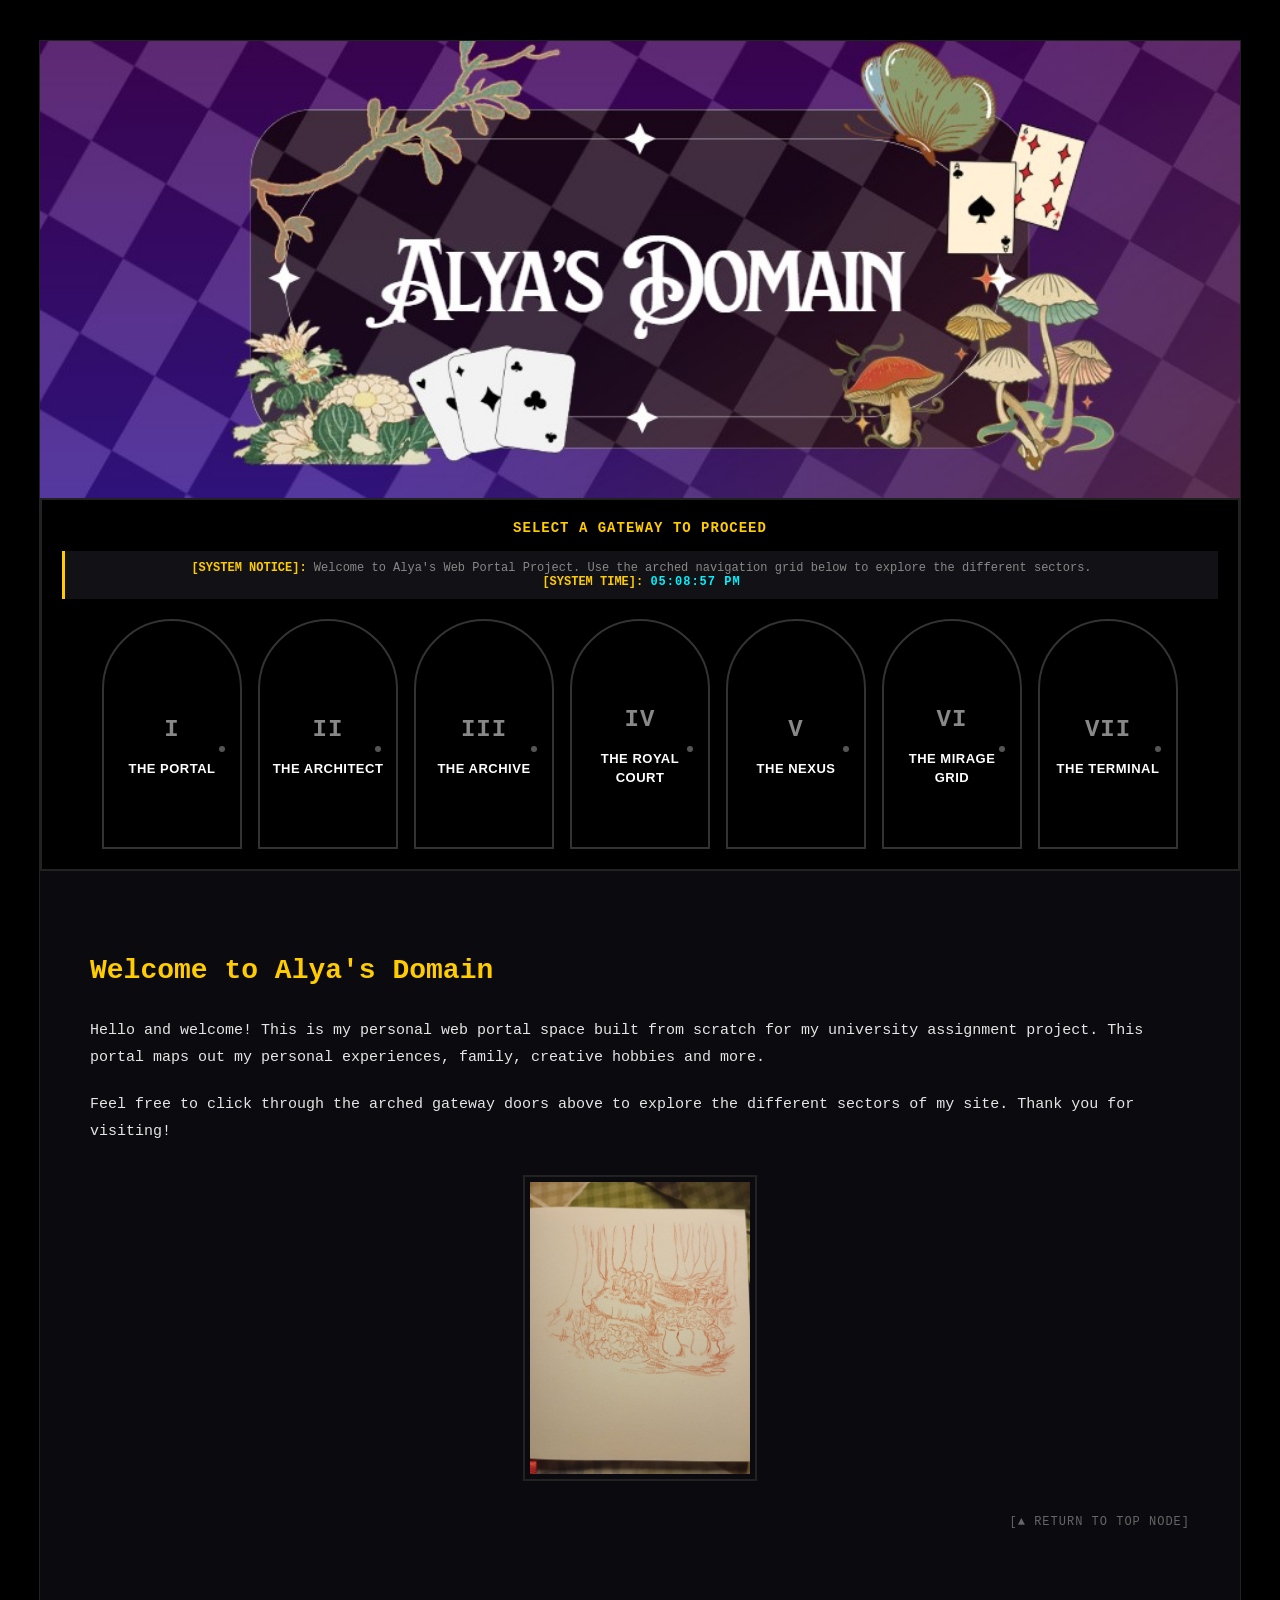
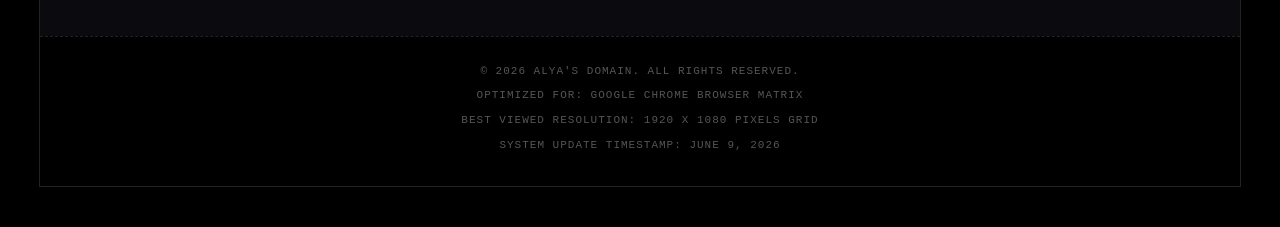
<file: index.html>
<?xml version="1.0" encoding="UTF-8"?>
<!DOCTYPE html PUBLIC "-//W3C//DTD XHTML 1.0 Strict//EN" "http://www.w3.org/TR/xhtml1/DTD/xhtml1-strict.dtd">
<html xmlns="http://www.w3.org/1999/xhtml" xml:lang="en" lang="en">
<head>
    <meta http-equiv="Content-Type" content="text/html; charset=UTF-8" />
    <title>Alya's Domain — Home</title>
    <link rel="stylesheet" type="text/css" href="style.css" />
    
<script type="text/javascript">
//<![CDATA[
function startTerminalClock() {
    // 1. Grab the current date and time from the visitor's computer
    var today = new Date();
    var h = today.getHours();
    var m = today.getMinutes();
    var s = today.getSeconds();
    var ampm = h >= 12 ? 'PM' : 'AM';
    
    // Convert from 24-hour time to friendly 12-hour layout
    h = h % 12;
    h = h ? h : 12; 
    
    // 2. Add a zero in front of numbers < 10 (so it reads 10:05:09 instead of 10:5:9)
    if (h < 10) { h = "0" + h; }
    if (m < 10) { m = "0" + m; }
    if (s < 10) { s = "0" + s; }
    
    // 3. Inject the formatted text string directly into our HTML clock span
    document.getElementById('terminal-clock').innerHTML = h + ":" + m + ":" + s + " " + ampm;
    
    // 4. Instruct the browser to run this entire routine again in 1 second
    setTimeout(startTerminalClock, 1000);
}
//]]>
</script>
</head>
<body onload="startTerminalClock();">

    <div id="top-node"></div>

    <div id="main-container">

        <div id="header-area">
            <img src="banner.jpg" alt="Alya's Domain Header Banner Layout Image" />
        </div>

        <div id="nav-container">
            <h2>Select a Gateway to Proceed</h2>
            
            <div class="nav-announcement">
    <strong>[SYSTEM NOTICE]:</strong> Welcome to Alya's Web Portal Project. Use the arched navigation grid below to explore the different sectors.
    <br />
    <strong>[SYSTEM TIME]:</strong> <span id="terminal-clock" style="color: #00f2fe; font-weight: bold; letter-spacing: 1px;">00:00:00 AM</span>
            </div>
            
            <div id="doors-grid">
                <a href="index.html" class="door">
                    <span class="door-number">I</span>
                    <span class="door-title">The Portal</span>
                </a>
                <a href="about.html" class="door">
                    <span class="door-number">II</span>
                    <span class="door-title">The Architect</span>
                </a>
                <a href="education.html" class="door">
                    <span class="door-number">III</span>
                    <span class="door-title">The Archive</span>
                </a>
                <a href="family.html" class="door">
                    <span class="door-number">IV</span>
                    <span class="door-title">The Royal Court</span>
                </a>
                <a href="hobbies.html" class="door">
                    <span class="door-number">V</span>
                    <span class="door-title">The Nexus</span>
                </a>
                <a href="gallery.html" class="door">
                    <span class="door-number">VI</span>
                    <span class="door-title">The Mirage Grid</span>
                </a>
                <a href="contact.html" class="door">
                    <span class="door-number">VII</span>
                    <span class="door-title">The Terminal</span>
                </a>
            </div>
        </div>

        <div id="content-area">
            <h1>Welcome to Alya's Domain</h1>
            <p>Hello and welcome! This is my personal web portal space built from scratch for my university assignment project. This portal maps out my personal experiences, family, creative hobbies and more.</p>
            
            <p>Feel free to click through the arched gateway doors above to explore the different sectors of my site. Thank you for visiting!</p>
            
           <div style="text-align: center; margin-top: 30px;">
                <img src="mushroom.jpeg" alt="Alya's Domain Welcome Frame" style="border: 2px solid #222222; max-width: 220px; width: 100%; padding: 5px; background-color: #0b0a0f;" />
            </div>           
            <div style="text-align: right;">
                <a href="#top-node" class="terminal-anchor">[▲ Return to Top Node]</a>
            </div>
        </div>

        <div id="footer-area">
            <p class="footer-disclaimer">&copy; 2026 Alya's Domain. All Rights Reserved.</p>
            <p class="footer-disclaimer">Optimized for: Google Chrome Browser Matrix</p>
            <p class="footer-disclaimer">Best Viewed Resolution: 1920 x 1080 Pixels Grid</p>
            <p class="footer-disclaimer">System Update Timestamp: June 9, 2026</p>
        </div>

    </div> </body>
</html>
</file>
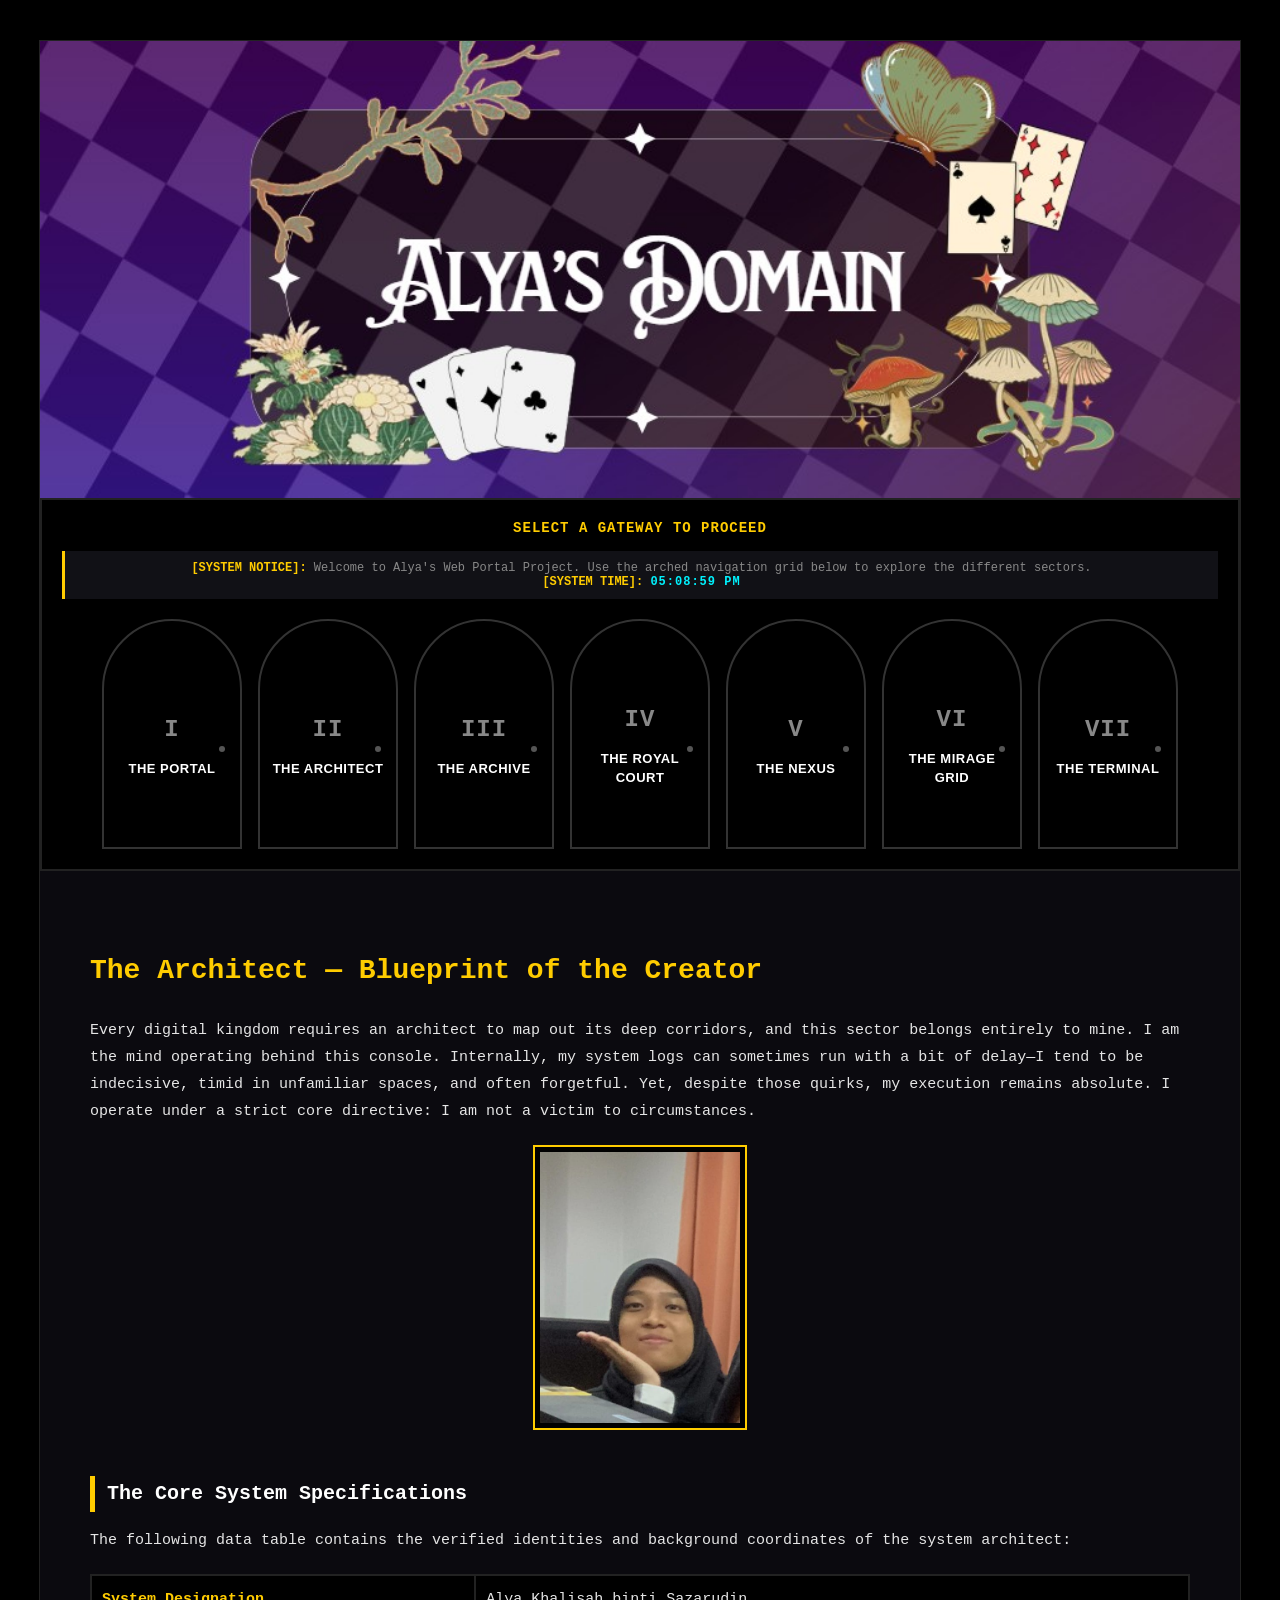
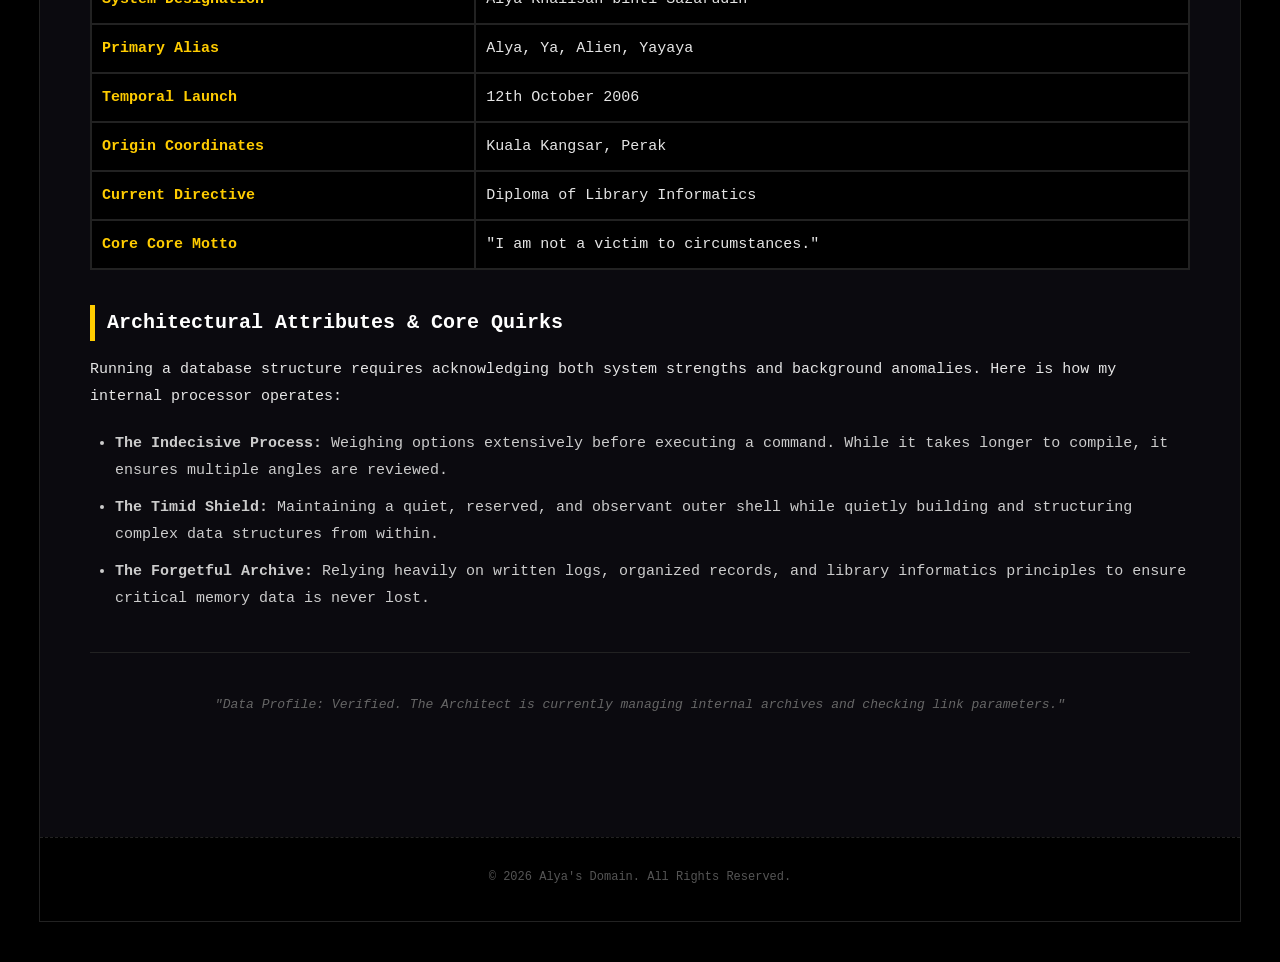
<file: about.html>
<?xml version="1.0" encoding="UTF-8"?>
<!DOCTYPE html PUBLIC "-//W3C//DTD XHTML 1.0 Strict//EN" "http://www.w3.org/TR/xhtml1/DTD/xhtml1-strict.dtd">
<html xmlns="http://www.w3.org/1999/xhtml" xml:lang="en" lang="en">
<head>
    <meta http-equiv="Content-Type" content="text/html; charset=UTF-8" />
    <title>Alya's Domain — The Architect</title>
    <link rel="stylesheet" type="text/css" href="style.css" />

<script type="text/javascript">
//<![CDATA[
function startTerminalClock() {
    var today = new Date();
    var h = today.getHours();
    var m = today.getMinutes();
    var s = today.getSeconds();
    var ampm = h >= 12 ? 'PM' : 'AM';
    
    h = h % 12;
    h = h ? h : 12; 
    
    if (h < 10) { h = "0" + h; }
    if (m < 10) { m = "0" + m; }
    if (s < 10) { s = "0" + s; }
    
    document.getElementById('terminal-clock').innerHTML = h + ":" + m + ":" + s + " " + ampm;
    setTimeout(startTerminalClock, 1000);
}
//]]>
</script>
</head>
<body onload="startTerminalClock();">

    <div id="main-container">

        <div id="header-area">
            <img src="banner.jpg" alt="Alya's Domain - Step Inside, My Whimsical World Awaits You" />
        </div>
        
        <div id="nav-container">
            <h2>Select a Gateway to Proceed</h2>

        <div class="nav-announcement">
    <strong>[SYSTEM NOTICE]:</strong> Welcome to Alya's Web Portal Project. Use the arched navigation grid below to explore the different sectors. 
    <br />
    <strong>[SYSTEM TIME]:</strong> <span id="terminal-clock" style="color: #00f2fe; font-weight: bold; letter-spacing: 1px;">00:00:00 AM</span>
            </div>
       
            <div id="doors-grid">
                <a href="index.html" class="door">
                    <span class="door-number">I</span>
                    <span class="door-title">The Portal</span>
                </a>
                
                <a href="about.html" class="door">
                    <span class="door-number">II</span>
                    <span class="door-title">The Architect</span>
                </a>
                
                <a href="education.html" class="door">
                    <span class="door-number">III</span>
                    <span class="door-title">The Archive</span>
                </a>
                
                <a href="family.html" class="door">
                    <span class="door-number">IV</span>
                    <span class="door-title">The Royal Court</span>
                </a>
                
                <a href="hobbies.html" class="door">
                    <span class="door-number">V</span>
                    <span class="door-title">The Nexus</span>
                </a>
                
                <a href="gallery.html" class="door">
                    <span class="door-number">VI</span>
                    <span class="door-title">The Mirage Grid</span>
                </a>
                
                <a href="contact.html" class="door">
                    <span class="door-number">VII</span>
                    <span class="door-title">The Terminal</span>
                </a>
            </div>
        </div>

        <div id="content-area">
            <h1>The Architect — Blueprint of the Creator</h1>
            
            <p>Every digital kingdom requires an architect to map out its deep corridors, and this sector belongs entirely to mine. I am the mind operating behind this console. Internally, my system logs can sometimes run with a bit of delay—I tend to be indecisive, timid in unfamiliar spaces, and often forgetful. Yet, despite those quirks, my execution remains absolute. I operate under a strict core directive: I am not a victim to circumstances.</p>

            <div id="architect-profile-block" style="text-align: center; margin-bottom: 35px;">
                <img src="avatar.jpeg" alt="The Architect Avatar - Alya Khalisah" style="border: 2px solid #ffcc00; max-width: 200px; width: 100%; height: auto; padding: 5px; background-color: #000000;" />
            </div>

            <h2>The Core System Specifications</h2>
            <p>The following data table contains the verified identities and background coordinates of the system architect:</p>

            <table border="1" cellpadding="10" cellspacing="0" style="width:100%; border-color: #222222; margin-bottom: 30px;">
                <tr>
                    <td style="width: 35%; font-weight: bold; color: #ffcc00;">System Designation</td>
                    <td>Alya Khalisah binti Sazarudin</td>
                </tr>
                <tr>
                    <td style="font-weight: bold; color: #ffcc00;">Primary Alias</td>
                    <td>Alya, Ya, Alien, Yayaya</td>
                </tr>
                <tr>
                    <td style="font-weight: bold; color: #ffcc00;">Temporal Launch</td>
                    <td>12th October 2006</td>
                </tr>
                <tr>
                    <td style="font-weight: bold; color: #ffcc00;">Origin Coordinates</td>
                    <td>Kuala Kangsar, Perak</td>
                </tr>
                <tr>
                    <td style="font-weight: bold; color: #ffcc00;">Current Directive</td>
                    <td>Diploma of Library Informatics</td>
                </tr>
                <tr>
                    <td style="font-weight: bold; color: #ffcc00;">Core Core Motto</td>
                    <td>"I am not a victim to circumstances."</td>
                </tr>
            </table>

            <h2>Architectural Attributes &amp; Core Quirks</h2>
            <p>Running a database structure requires acknowledging both system strengths and background anomalies. Here is how my internal processor operates:</p>
            
            <ul>
                <li><strong>The Indecisive Process:</strong> Weighing options extensively before executing a command. While it takes longer to compile, it ensures multiple angles are reviewed.</li>
                <li><strong>The Timid Shield:</strong> Maintaining a quiet, reserved, and observant outer shell while quietly building and structuring complex data structures from within.</li>
                <li><strong>The Forgetful Archive:</strong> Relying heavily on written logs, organized records, and library informatics principles to ensure critical memory data is never lost.</li>
            </ul>

            <hr />

            <p class="status-text"><em>"Data Profile: Verified. The Architect is currently managing internal archives and checking link parameters."</em></p>
        </div>

        <div id="footer-area">
            <p>&copy; 2026 Alya's Domain. All Rights Reserved.</p>
        </div>

    </div> </body>
</html>
</file>
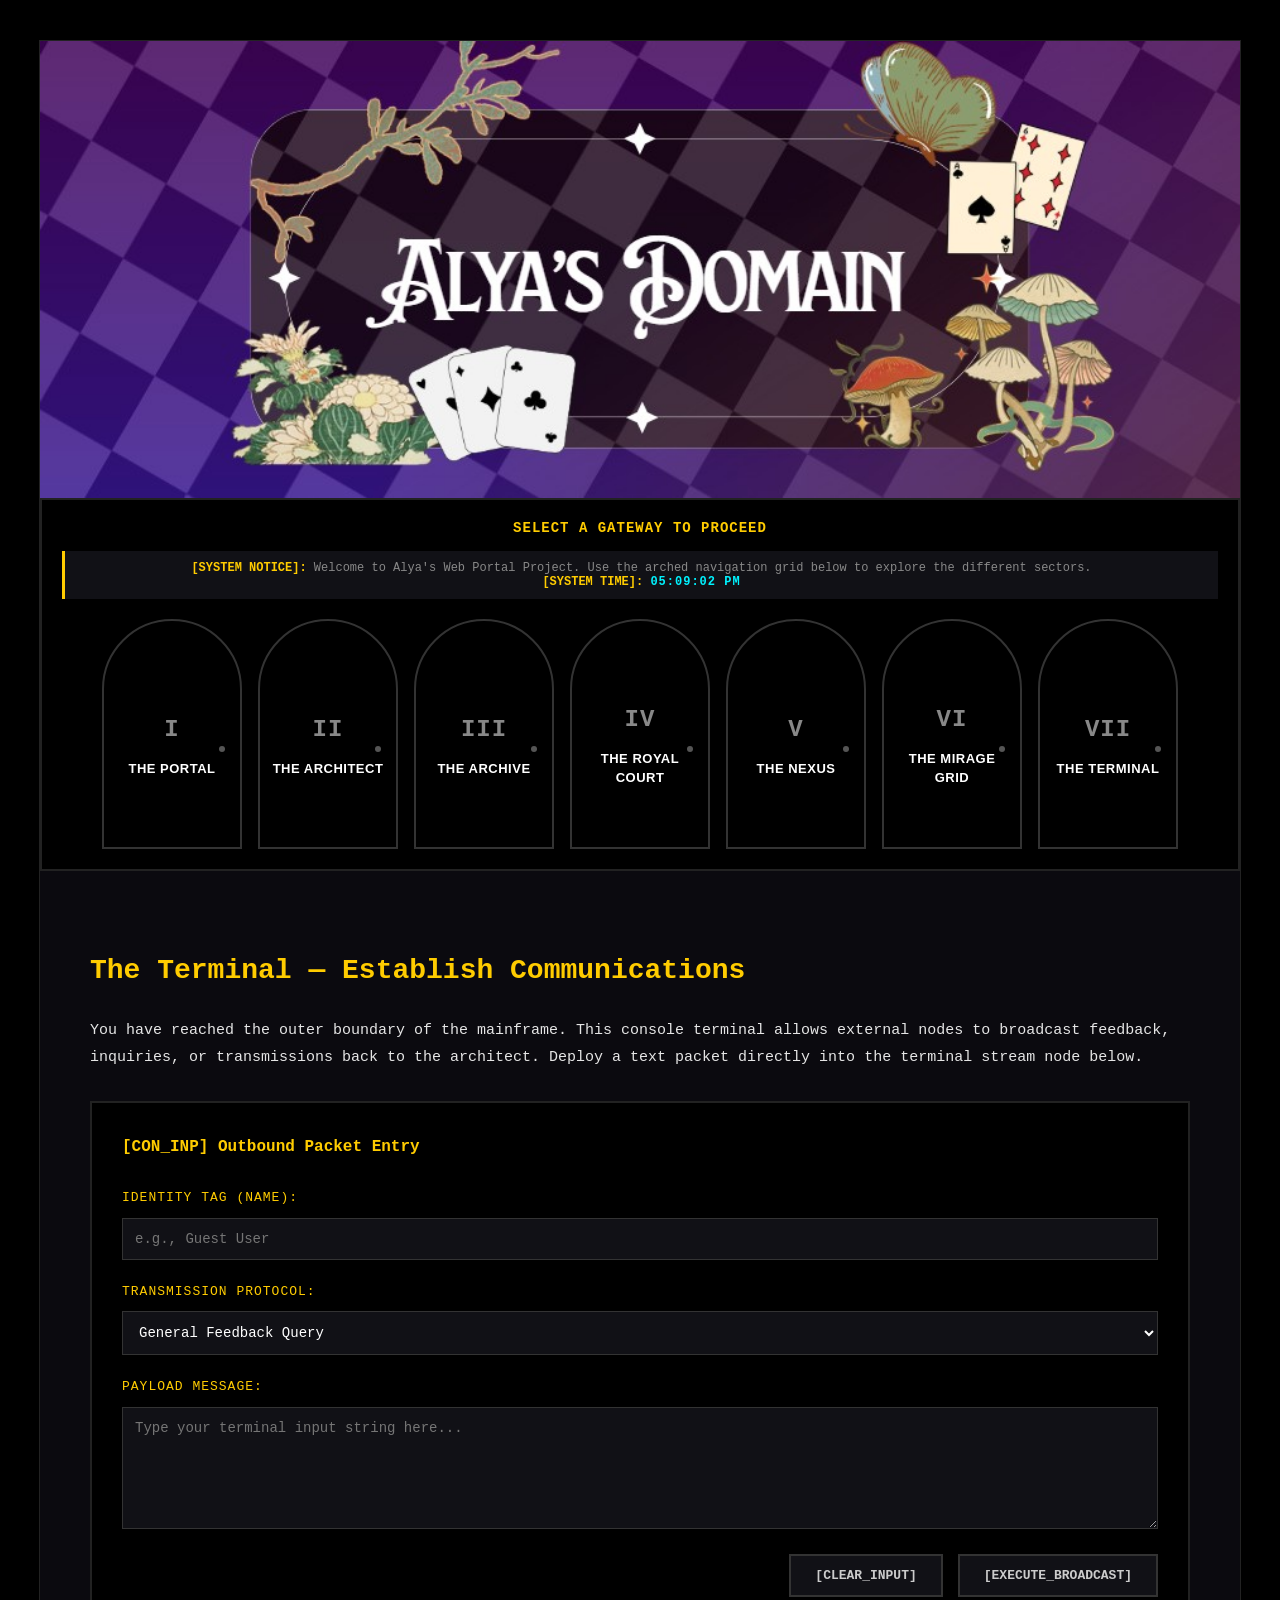
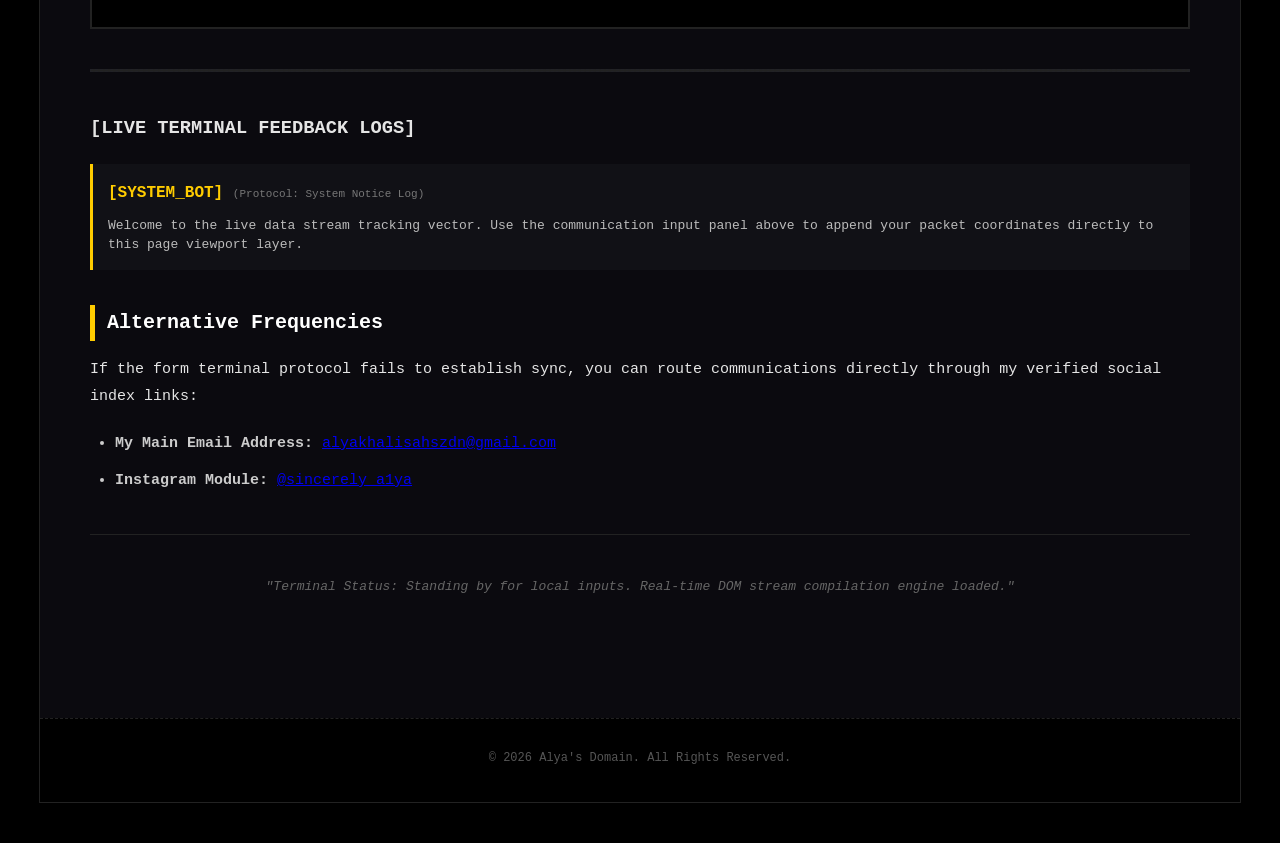
<file: contact.html>
<?xml version="1.0" encoding="UTF-8"?>
<!DOCTYPE html PUBLIC "-//W3C//DTD XHTML 1.0 Strict//EN" "http://www.w3.org/TR/xhtml1/DTD/xhtml1-strict.dtd">
<html xmlns="http://www.w3.org/1999/xhtml" xml:lang="en" lang="en">
<head>
    <meta http-equiv="Content-Type" content="text/html; charset=UTF-8" />
    <title>Alya's Domain — The Terminal</title>
    <link rel="stylesheet" type="text/css" href="style.css" />

<script type="text/javascript">
//<![CDATA[
// 1. LIVE RUNNING CLOCK SCRIPT
function startTerminalClock() {
    var today = new Date();
    var h = today.getHours();
    var m = today.getMinutes();
    var s = today.getSeconds();
    var ampm = h >= 12 ? 'PM' : 'AM';
    
    h = h % 12;
    h = h ? h : 12; 
    
    if (h < 10) { h = "0" + h; }
    if (m < 10) { m = "0" + m; }
    if (s < 10) { s = "0" + s; }
    
    document.getElementById('terminal-clock').innerHTML = h + ":" + m + ":" + s + " " + ampm;
    setTimeout(startTerminalClock, 1000);
}

// 2. LIVE MESSAGE BOARD SUBMISSION SCRIPT (DOM MANIPULATION)
function postToMessageBoard() {
    // Grab text node strings from input controls
    var name = document.getElementById("username").value;
    var category = document.getElementById("packet-type").value;
    var msg = document.getElementById("message").value;
    
    // Core Input Validation (Secures script logic marks)
    if (name.replace(/\s/g, "") == "" || msg.replace(/\s/g, "") == "") {
        alert("[SYSTEM LOG CRITICAL]: Transmission aborted. Identity strings and data content cannot remain null.");
        return false;
    }
    
    // Isolate the log wrapper element node
    var logsContainer = document.getElementById("message-logs");
    
    // Construct a brand new styled HTML comment element string block
    var newLogEntry = '<div style="background: #111116; border-left: 3px solid #00f2fe; padding: 15px; margin-bottom: 15px;">' +
                      '<strong style="color: #00f2fe;">[' + name.toUpperCase() + ']</strong> ' +
                      '<span style="color: #777; font-size: 11px;">(Protocol: ' + category + ')</span><br />' +
                      '<p style="margin: 8px 0 0 0; color: #ffffff; font-size: 13px; line-height: 1.5;">' + msg + '</p>' +
                      '</div>';
    
    // Prepend the new message to the top of the feed container layout
    logsContainer.innerHTML = newLogEntry + logsContainer.innerHTML;
    
    // Wipe form controls clean right on the viewport screen
    document.getElementById("username").value = "";
    document.getElementById("message").value = "";
    
    alert("[TRANSMISSION SUCCESSFUL]: Data packet integrated into the public stream node.");
    return false;
}
//]]>
</script>
</head>
<body onload="startTerminalClock();">

    <div id="main-container">

        <div id="header-area">
            <img src="banner.jpg" alt="Alya's Domain - Step Inside, My Whimsical World Awaits You" />
        </div>

        <div id="nav-container">
            <h2>Select a Gateway to Proceed</h2>

            <div class="nav-announcement">
                <strong>[SYSTEM NOTICE]:</strong> Welcome to Alya's Web Portal Project. Use the arched navigation grid below to explore the different sectors. 
                <br />
                <strong>[SYSTEM TIME]:</strong> <span id="terminal-clock" style="color: #00f2fe; font-weight: bold; letter-spacing: 1px;">00:00:00 AM</span>
            </div>
           
            <div id="doors-grid">
                <a href="index.html" class="door">
                    <span class="door-number">I</span>
                    <span class="door-title">The Portal</span>
                </a>
                <a href="about.html" class="door">
                    <span class="door-number">II</span>
                    <span class="door-title">The Architect</span>
                </a>
                <a href="education.html" class="door">
                    <span class="door-number">III</span>
                    <span class="door-title">The Archive</span>
                </a>
                <a href="family.html" class="door">
                    <span class="door-number">IV</span>
                    <span class="door-title">The Royal Court</span>
                </a>
                <a href="hobbies.html" class="door">
                    <span class="door-number">V</span>
                    <span class="door-title">The Nexus</span>
                </a>
                <a href="gallery.html" class="door">
                    <span class="door-number">VI</span>
                    <span class="door-title">The Mirage Grid</span>
                </a>
                <a href="contact.html" class="door">
                    <span class="door-number">VII</span>
                    <span class="door-title">The Terminal</span>
                </a>
            </div>
        </div>

        <div id="content-area">
            <h1>The Terminal — Establish Communications</h1>
            <p>You have reached the outer boundary of the mainframe. This console terminal allows external nodes to broadcast feedback, inquiries, or transmissions back to the architect. Deploy a text packet directly into the terminal stream node below.</p>

            <div id="terminal-form-box">
                <h2>[CON_INP] Outbound Packet Entry</h2>
                
                <form action="#" method="post" onsubmit="return postToMessageBoard();">
                    
                    <div class="form-group">
                        <label for="username">Identity Tag (Name):</label>
                        <input type="text" id="username" name="name" placeholder="e.g., Guest User" />
                    </div>

                    <div class="form-group">
                        <label for="packet-type">Transmission Protocol:</label>
                        <select id="packet-type" name="protocol">
                            <option value="General Feedback Query">General Feedback Query</option>
                            <option value="Academic Questions">Academic Questions</option>
                            <option value="Banana Bread Recipe Request">Banana Bread Recipe Request</option>
                            <option value="Adik Anomaly Report">Adik Anomaly Report</option>
                        </select>
                    </div>

                    <div class="form-group">
                        <label for="message">Payload Message:</label>
                        <textarea id="message" name="message" rows="6" placeholder="Type your terminal input string here..."></textarea>
                    </div>

                    <div class="form-button-layer">
                        <input type="reset" value="[CLEAR_INPUT]" class="btn-terminal reset-btn" />
                        <input type="submit" value="[EXECUTE_BROADCAST]" class="btn-terminal submit-btn" />
                    </div>

                </form>
            </div>

            <hr style="border: 1px dashed #222227; margin: 40px 0;" />

            <h3>[LIVE TERMINAL FEEDBACK LOGS]</h3>
            <div id="message-logs">
                <div style="background: #111116; border-left: 3px solid #ffcc00; padding: 15px; margin-bottom: 15px;">
                    <strong style="color: #ffcc00;">[SYSTEM_BOT]</strong> <span style="color: #777; font-size: 11px;">(Protocol: System Notice Log)</span><br />
                    <p style="margin: 8px 0 0 0; color: #bbb; font-size: 13px; line-height: 1.5;">Welcome to the live data stream tracking vector. Use the communication input panel above to append your packet coordinates directly to this page viewport layer.</p>
                </div>
            </div>

          <h2>Alternative Frequencies</h2>
            <p>If the form terminal protocol fails to establish sync, you can route communications directly through my verified social index links:</p>
            
            <ul>
                <li>
                    <strong>My Main Email Address:</strong> 
                    <a href="mailto:alyakhalisahszdn@gmail.com" class="pulse-color-link">alyakhalisahszdn@gmail.com</a>
                </li>
                <li>
                    <strong>Instagram Module:</strong> 
                    <a href="https://instagram.com/sincerely_a1ya" class="pulse-color-link" target="_blank">@sincerely_a1ya</a>
                </li>
            </ul>

            <hr />

            <p class="status-text"><em>"Terminal Status: Standing by for local inputs. Real-time DOM stream compilation engine loaded."</em></p>
        </div>

        <div id="footer-area">
            <p>&copy; 2026 Alya's Domain. All Rights Reserved.</p>
        </div>

    </div> </body>
</html>
</file>
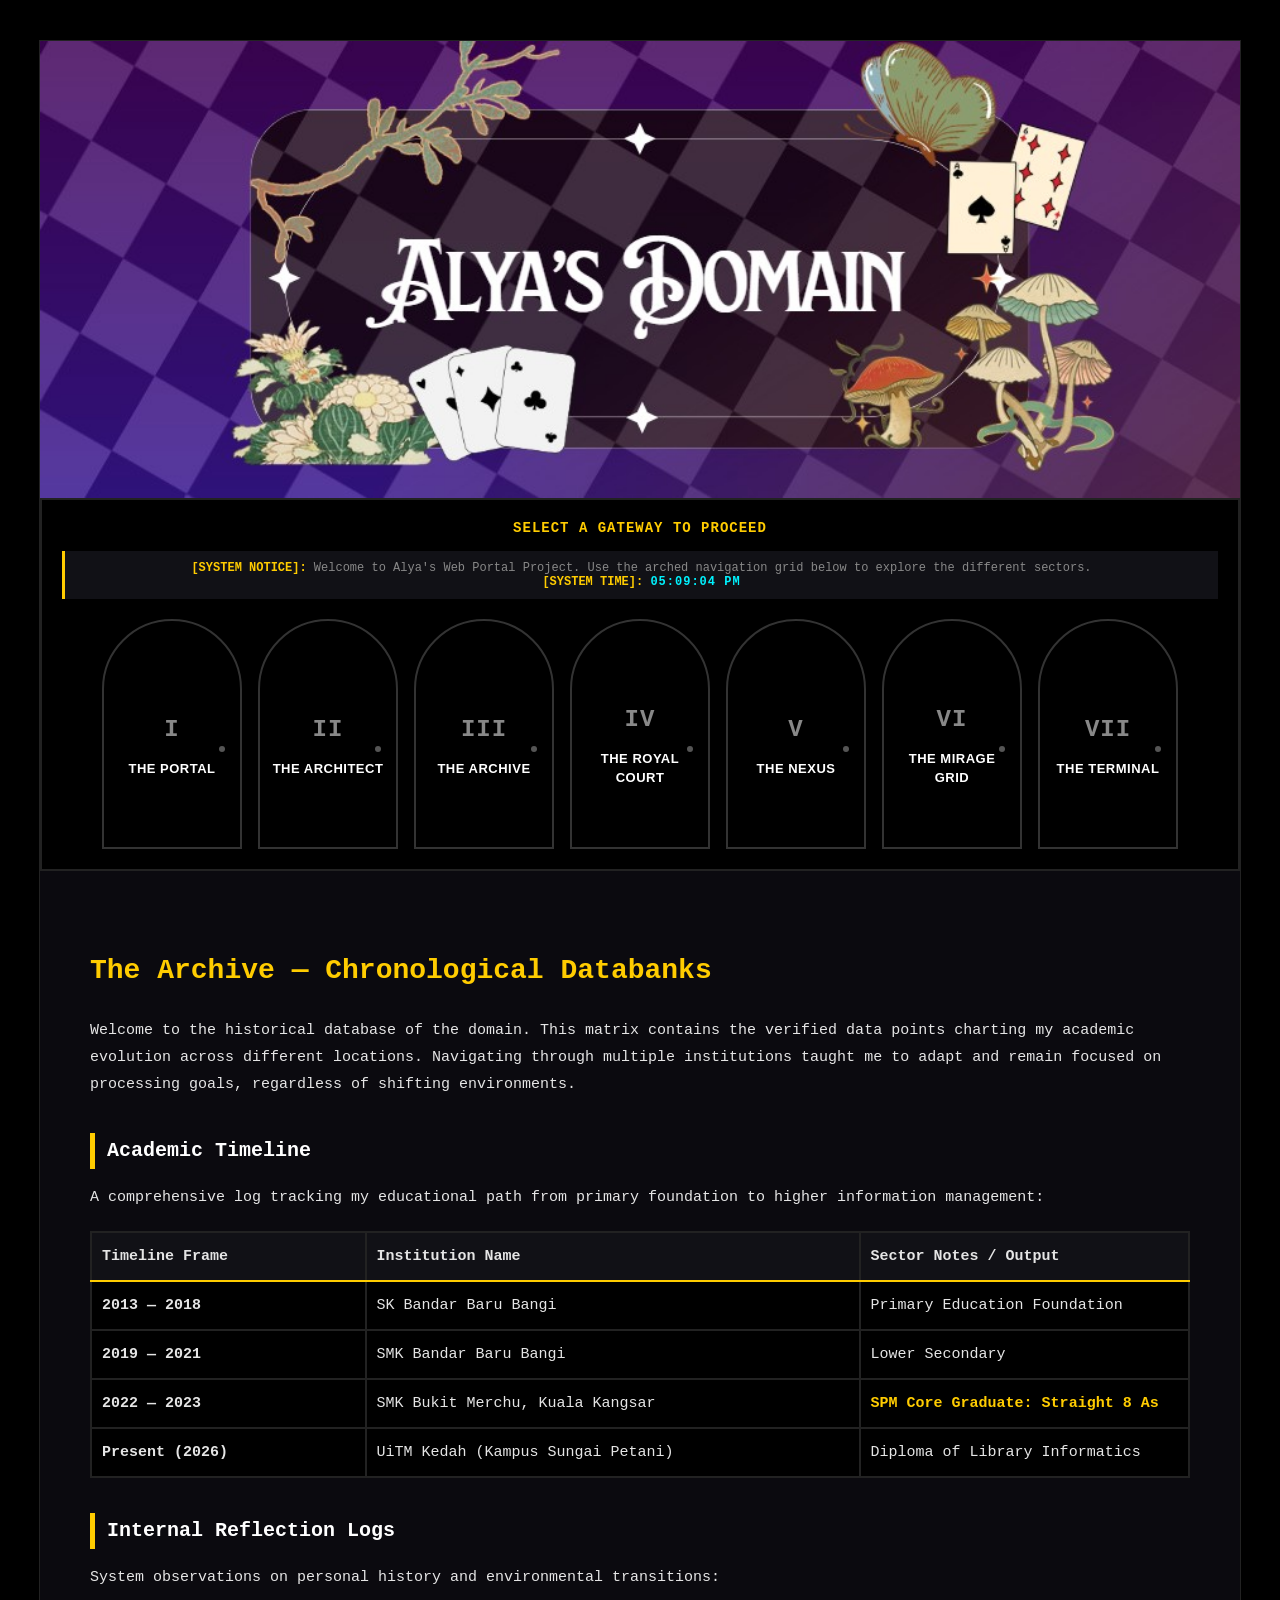
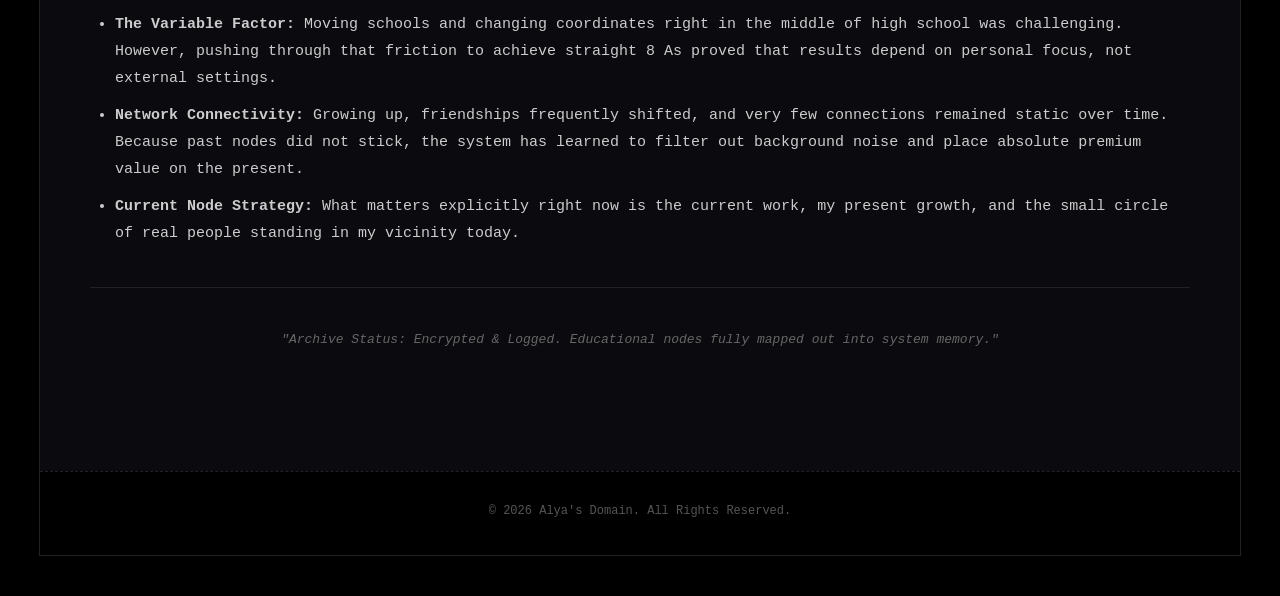
<file: education.html>
<?xml version="1.0" encoding="UTF-8"?>
<!DOCTYPE html PUBLIC "-//W3C//DTD XHTML 1.0 Strict//EN" "http://www.w3.org/TR/xhtml1/DTD/xhtml1-strict.dtd">
<html xmlns="http://www.w3.org/1999/xhtml" xml:lang="en" lang="en">
<head>
    <meta http-equiv="Content-Type" content="text/html; charset=UTF-8" />
    <title>Alya's Domain — The Archive</title>
    <link rel="stylesheet" type="text/css" href="style.css" />
<script type="text/javascript">
//<![CDATA[
function startTerminalClock() {
    var today = new Date();
    var h = today.getHours();
    var m = today.getMinutes();
    var s = today.getSeconds();
    var ampm = h >= 12 ? 'PM' : 'AM';
    
    h = h % 12;
    h = h ? h : 12; 
    
    if (h < 10) { h = "0" + h; }
    if (m < 10) { m = "0" + m; }
    if (s < 10) { s = "0" + s; }
    
    document.getElementById('terminal-clock').innerHTML = h + ":" + m + ":" + s + " " + ampm;
    setTimeout(startTerminalClock, 1000);
}
//]]>
</script>
</head>
<body onload="startTerminalClock();">

    <!-- MAIN WRAPPER CONTAINER -->
    <div id="main-container">

        <!-- 1.0 HEADER AREA (BANNER) -->
        <div id="header-area">
            <img src="banner.jpg" alt="Alya's Domain - Step Inside, My Whimsical World Awaits You" />
        </div>

        <!-- 2.0 ARCHED DOOR NAVIGATION MENU -->
        <div id="nav-container">
            <h2>Select a Gateway to Proceed</h2>
            
        <div class="nav-announcement">
    <strong>[SYSTEM NOTICE]:</strong> Welcome to Alya's Web Portal Project. Use the arched navigation grid below to explore the different sectors. 
    <br />
    <strong>[SYSTEM TIME]:</strong> <span id="terminal-clock" style="color: #00f2fe; font-weight: bold; letter-spacing: 1px;">00:00:00 AM</span>
            </div>
       
            <div id="doors-grid">
                <a href="index.html" class="door">
                    <span class="door-number">I</span>
                    <span class="door-title">The Portal</span>
                </a>
                
                <a href="about.html" class="door">
                    <span class="door-number">II</span>
                    <span class="door-title">The Architect</span>
                </a>
                
                <a href="education.html" class="door">
                    <span class="door-number">III</span>
                    <span class="door-title">The Archive</span>
                </a>
                
                <a href="family.html" class="door">
                    <span class="door-number">IV</span>
                    <span class="door-title">The Royal Court</span>
                </a>
                
                <a href="hobbies.html" class="door">
                    <span class="door-number">V</span>
                    <span class="door-title">The Nexus</span>
                </a>
                
                <a href="gallery.html" class="door">
                    <span class="door-number">VI</span>
                    <span class="door-title">The Mirage Grid</span>
                </a>
                
                <a href="contact.html" class="door">
                    <span class="door-number">VII</span>
                    <span class="door-title">The Terminal</span>
                </a>
            </div>
        </div>

        <!-- 3.0 MAIN CONTENT AREA -->
        <div id="content-area">
            <h1>The Archive — Chronological Databanks</h1>
            
            <p>Welcome to the historical database of the domain. This matrix contains the verified data points charting my academic evolution across different locations. Navigating through multiple institutions taught me to adapt and remain focused on processing goals, regardless of shifting environments.</p>

            <h2>Academic Timeline</h2>
            <p>A comprehensive log tracking my educational path from primary foundation to higher information management:</p>

            <!-- Strict XHTML timeline table -->
            <table border="1" cellpadding="10" cellspacing="0" style="width:100%; border-color: #222222; margin-bottom: 35px;">
                <thead>
                    <tr style="background-color: #111116; font-weight: bold; color: #ffcc00;">
                        <td style="width: 25%;">Timeline Frame</td>
                        <td style="width: 45%;">Institution Name</td>
                        <td style="width: 30%;">Sector Notes / Output</td>
                    </tr>
                </thead>
                <tbody>
                    <tr>
                        <td style="font-weight: bold;">2013 &mdash; 2018</td>
                        <td>SK Bandar Baru Bangi</td>
                        <td>Primary Education Foundation</td>
                    </tr>
                    <tr>
                        <td style="font-weight: bold;">2019 &mdash; 2021</td>
                        <td>SMK Bandar Baru Bangi</td>
                        <td>Lower Secondary</td>
                    </tr>
                    <tr>
                        <td style="font-weight: bold;">2022 &mdash; 2023</td>
                        <td>SMK Bukit Merchu, Kuala Kangsar</td>
                        <td style="color: #ffcc00; font-weight: bold;">SPM Core Graduate: Straight 8 As</td>
                    </tr>
                    <tr>
                        <td style="font-weight: bold;">Present (2026)</td>
                        <td>UiTM Kedah (Kampus Sungai Petani)</td>
                        <td>Diploma of Library Informatics</td>
                    </tr>
                </tbody>
            </table>

            <h2>Internal Reflection Logs</h2>
            <p>System observations on personal history and environmental transitions:</p>
            
            <ul>
                <li><strong>The Variable Factor:</strong> Moving schools and changing coordinates right in the middle of high school was challenging. However, pushing through that friction to achieve straight 8 As proved that results depend on personal focus, not external settings.</li>
                <li><strong>Network Connectivity:</strong> Growing up, friendships frequently shifted, and very few connections remained static over time. Because past nodes did not stick, the system has learned to filter out background noise and place absolute premium value on the present.</li>
                <li><strong>Current Node Strategy:</strong> What matters explicitly right now is the current work, my present growth, and the small circle of real people standing in my vicinity today.</li>
            </ul>

            <hr />

            <p class="status-text"><em>"Archive Status: Encrypted &amp; Logged. Educational nodes fully mapped out into system memory."</em></p>
        </div>

        <!-- 4.0 FOOTER AREA -->
        <div id="footer-area">
            <p>&copy; 2026 Alya's Domain. All Rights Reserved.</p>
        </div>

    </div> <!-- End of main-container -->

</body>
</html>
</file>
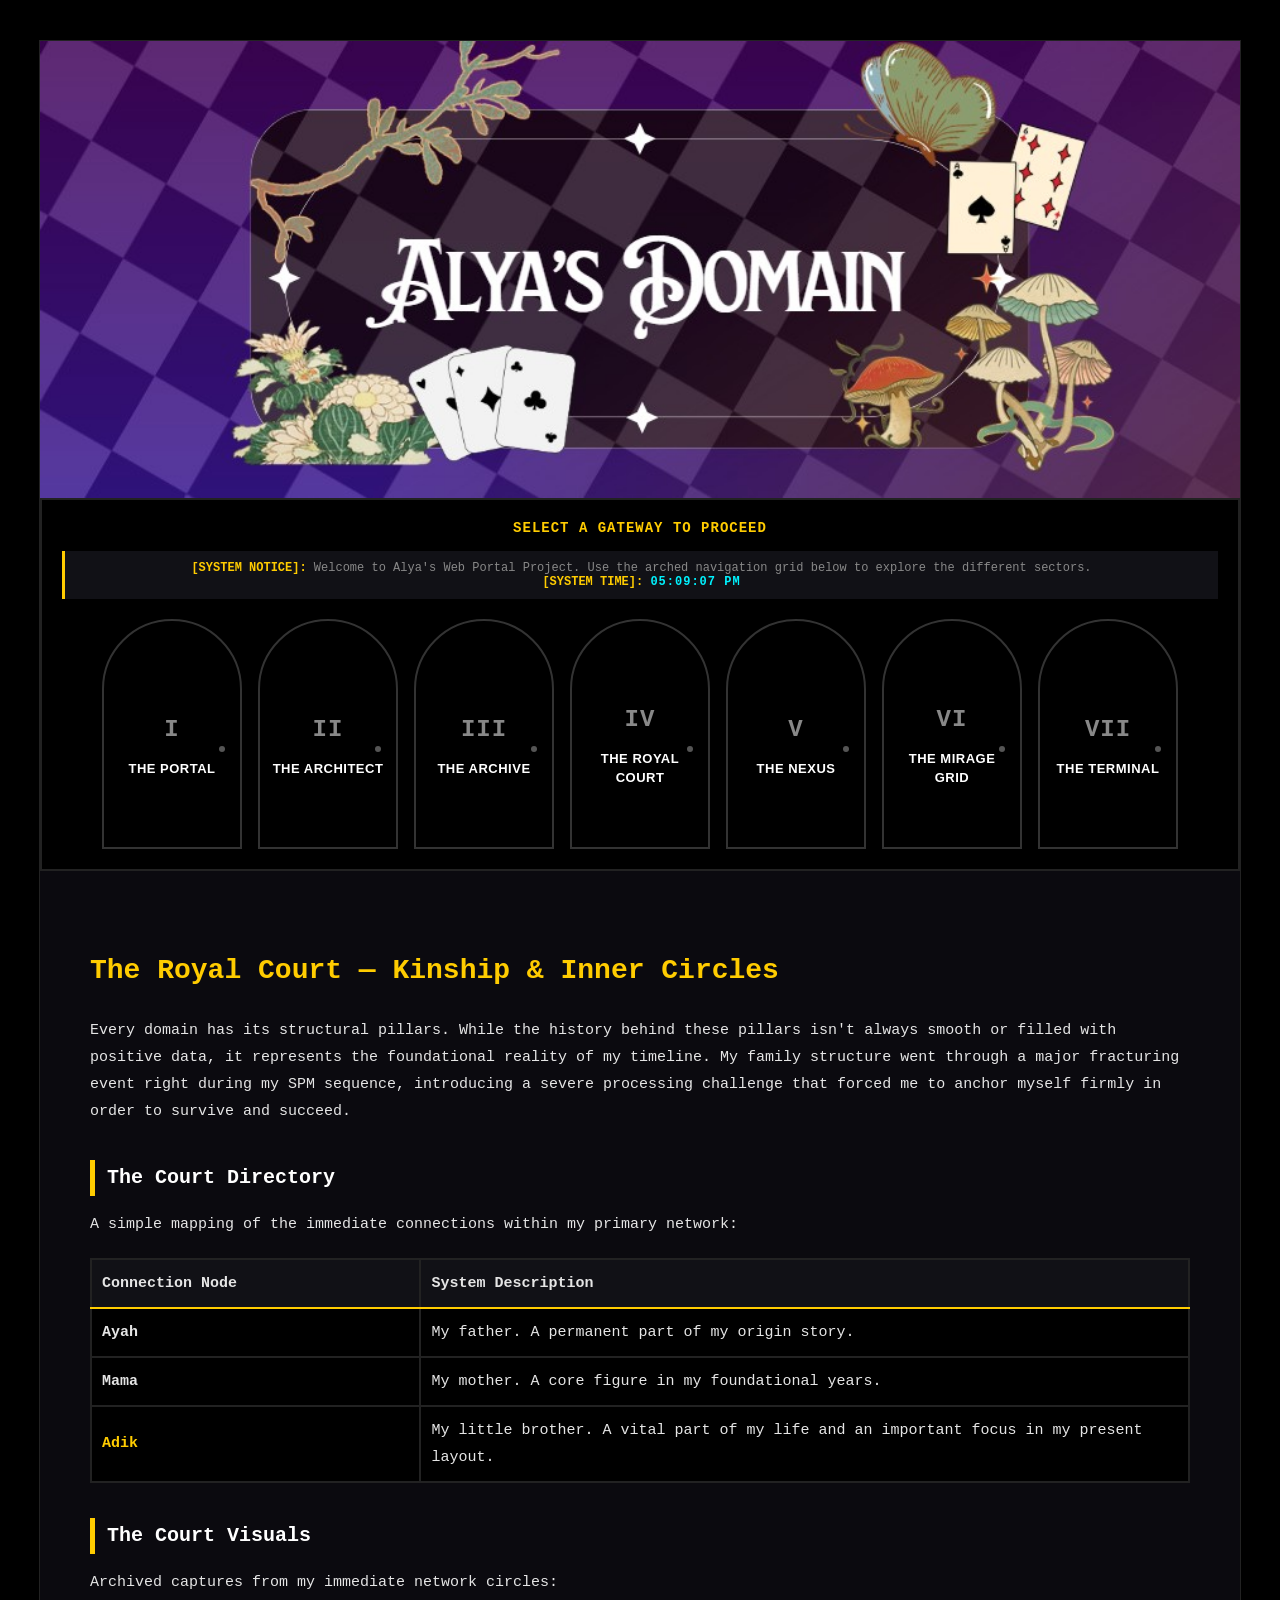
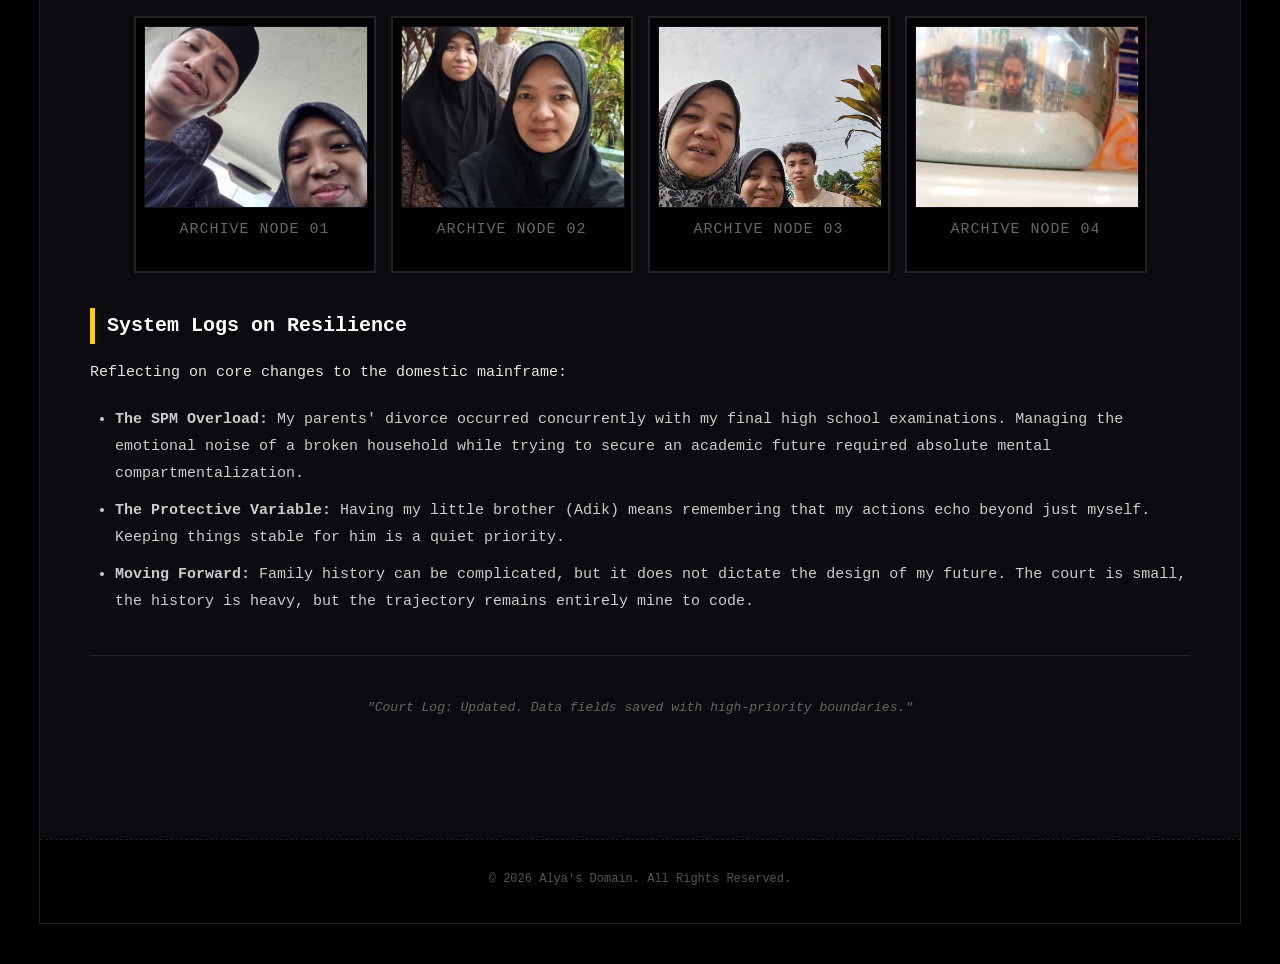
<file: family.html>
<?xml version="1.0" encoding="UTF-8"?>
<!DOCTYPE html PUBLIC "-//W3C//DTD XHTML 1.0 Strict//EN" "http://www.w3.org/TR/xhtml1/DTD/xhtml1-strict.dtd">
<html xmlns="http://www.w3.org/1999/xhtml" xml:lang="en" lang="en">
<head>
    <meta http-equiv="Content-Type" content="text/html; charset=UTF-8" />
    <title>Alya's Domain — The Royal Court</title>
    <link rel="stylesheet" type="text/css" href="style.css" />
<script type="text/javascript">
//<![CDATA[
function startTerminalClock() {
    var today = new Date();
    var h = today.getHours();
    var m = today.getMinutes();
    var s = today.getSeconds();
    var ampm = h >= 12 ? 'PM' : 'AM';
    
    h = h % 12;
    h = h ? h : 12; 
    
    if (h < 10) { h = "0" + h; }
    if (m < 10) { m = "0" + m; }
    if (s < 10) { s = "0" + s; }
    
    document.getElementById('terminal-clock').innerHTML = h + ":" + m + ":" + s + " " + ampm;
    setTimeout(startTerminalClock, 1000);
}
//]]>
</script>
</head>
<body onload="startTerminalClock();">

    <!-- MAIN WRAPPER CONTAINER -->
    <div id="main-container">

        <!-- 1.0 HEADER AREA (BANNER) -->
        <div id="header-area">
            <img src="banner.jpg" alt="Alya's Domain - Step Inside, My Whimsical World Awaits You" />
        </div>

        <!-- 2.0 ARCHED DOOR NAVIGATION MENU -->
        <div id="nav-container">
            <h2>Select a Gateway to Proceed</h2>

        <div class="nav-announcement">
    <strong>[SYSTEM NOTICE]:</strong> Welcome to Alya's Web Portal Project. Use the arched navigation grid below to explore the different sectors.
    <br />
    <strong>[SYSTEM TIME]:</strong> <span id="terminal-clock" style="color: #00f2fe; font-weight: bold; letter-spacing: 1px;">00:00:00 AM</span>
            </div>
       
    
            <div id="doors-grid">
                <a href="index.html" class="door">
                    <span class="door-number">I</span>
                    <span class="door-title">The Portal</span>
                </a>
                
                <a href="about.html" class="door">
                    <span class="door-number">II</span>
                    <span class="door-title">The Architect</span>
                </a>
                
                <a href="education.html" class="door">
                    <span class="door-number">III</span>
                    <span class="door-title">The Archive</span>
                </a>
                
                <a href="family.html" class="door">
                    <span class="door-number">IV</span>
                    <span class="door-title">The Royal Court</span>
                </a>
                
                <a href="hobbies.html" class="door">
                    <span class="door-number">V</span>
                    <span class="door-title">The Nexus</span>
                </a>
                
                <a href="gallery.html" class="door">
                    <span class="door-number">VI</span>
                    <span class="door-title">The Mirage Grid</span>
                </a>
                
                <a href="contact.html" class="door">
                    <span class="door-number">VII</span>
                    <span class="door-title">The Terminal</span>
                </a>
            </div>
        </div>

        <!-- 3.0 MAIN CONTENT AREA -->
        <div id="content-area">
            <h1>The Royal Court — Kinship &amp; Inner Circles</h1>
            
            <p>Every domain has its structural pillars. While the history behind these pillars isn't always smooth or filled with positive data, it represents the foundational reality of my timeline. My family structure went through a major fracturing event right during my SPM sequence, introducing a severe processing challenge that forced me to anchor myself firmly in order to survive and succeed.</p>

            <h2>The Court Directory</h2>
            <p>A simple mapping of the immediate connections within my primary network:</p>

            <!-- Strict XHTML Family table -->
            <table border="1" cellpadding="10" cellspacing="0" style="width:100%; border-color: #222222; margin-bottom: 35px;">
                <thead>
                    <tr style="background-color: #111116; font-weight: bold; color: #ffcc00;">
                        <td style="width: 30%;">Connection Node</td>
                        <td style="width: 70%;">System Description</td>
                    </tr>
                </thead>
                <tbody>
                    <tr>
                        <td style="font-weight: bold;">Ayah</td>
                        <td>My father. A permanent part of my origin story.</td>
                    </tr>
                    <tr>
                        <td style="font-weight: bold;">Mama</td>
                        <td>My mother. A core figure in my foundational years.</td>
                    </tr>
                    <tr>
                        <td style="font-weight: bold; color: #ffcc00;">Adik</td>
                        <td>My little brother. A vital part of my life and an important focus in my present layout.</td>
                    </tr>
                </tbody>
            </table>
            
            <!-- 4-PICTURE COURT GALLERY GRID -->
            <h2>The Court Visuals</h2>
            <p>Archived captures from my immediate network circles:</p>
            
            <div class="family-grid">
                <div class="family-card">
                    <img src="family1.jpeg" alt="Family Archive Photo One" />
                    <p class="caption">Archive Node 01</p>
                </div>
                <div class="family-card">
                    <img src="family2.jpeg" alt="Family Archive Photo Two" />
                    <p class="caption">Archive Node 02</p>
                </div>
                <div class="family-card">
                    <img src="family3.jpeg" alt="Family Archive Photo Three" />
                    <p class="caption">Archive Node 03</p>
                </div>
                <div class="family-card">
                    <img src="family4.jpeg" alt="Family Archive Photo Four - Adik" />
                    <p class="caption">Archive Node 04</p>
                </div>
            </div>

            <h2>System Logs on Resilience</h2>
            <p>Reflecting on core changes to the domestic mainframe:</p>
            
            <ul>
                <li><strong>The SPM Overload:</strong> My parents' divorce occurred concurrently with my final high school examinations. Managing the emotional noise of a broken household while trying to secure an academic future required absolute mental compartmentalization.</li>
                <li><strong>The Protective Variable:</strong> Having my little brother (Adik) means remembering that my actions echo beyond just myself. Keeping things stable for him is a quiet priority.</li>
                <li><strong>Moving Forward:</strong> Family history can be complicated, but it does not dictate the design of my future. The court is small, the history is heavy, but the trajectory remains entirely mine to code.</li>
            </ul>

            <hr />

            <p class="status-text"><em>"Court Log: Updated. Data fields saved with high-priority boundaries."</em></p>
        </div>

        <!-- 4.0 FOOTER AREA -->
        <div id="footer-area">
            <p>&copy; 2026 Alya's Domain. All Rights Reserved.</p>
        </div>

    </div> <!-- End of main-container -->

</body>
</html>
</file>
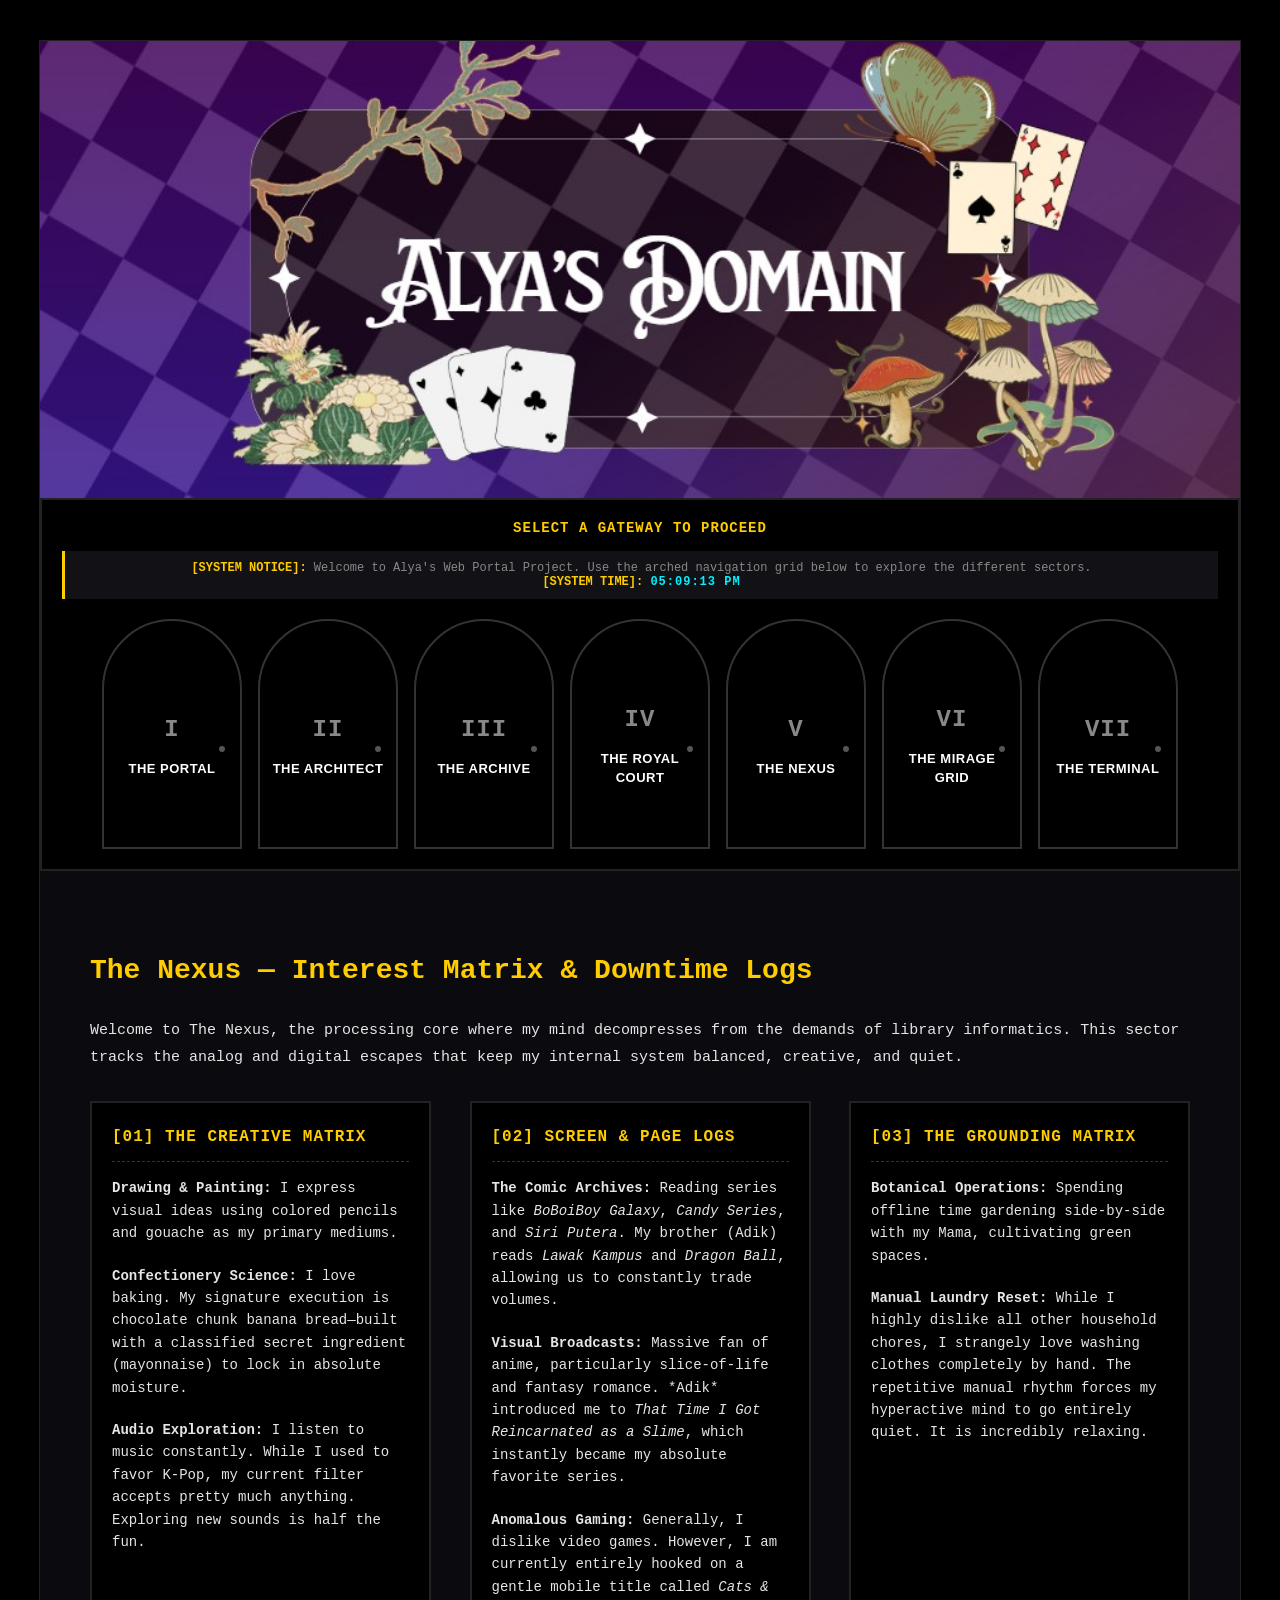
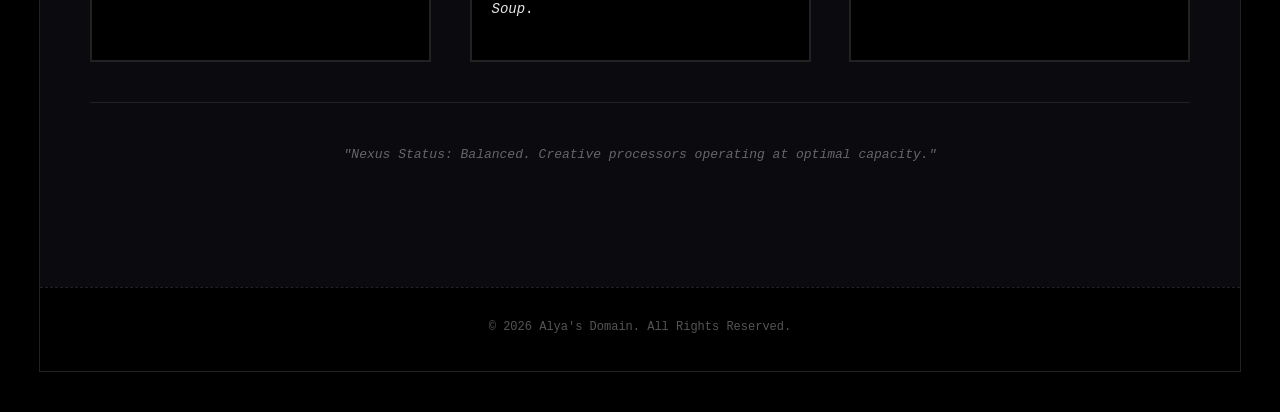
<file: hobbies.html>
<?xml version="1.0" encoding="UTF-8"?>
<!DOCTYPE html PUBLIC "-//W3C//DTD XHTML 1.0 Strict//EN" "http://www.w3.org/TR/xhtml1/DTD/xhtml1-strict.dtd">
<html xmlns="http://www.w3.org/1999/xhtml" xml:lang="en" lang="en">
<head>
    <meta http-equiv="Content-Type" content="text/html; charset=UTF-8" />
    <title>Alya's Domain — The Nexus</title>
    <link rel="stylesheet" type="text/css" href="style.css" />
<script type="text/javascript">
//<![CDATA[
function startTerminalClock() {
    var today = new Date();
    var h = today.getHours();
    var m = today.getMinutes();
    var s = today.getSeconds();
    var ampm = h >= 12 ? 'PM' : 'AM';
    
    h = h % 12;
    h = h ? h : 12; 
    
    if (h < 10) { h = "0" + h; }
    if (m < 10) { m = "0" + m; }
    if (s < 10) { s = "0" + s; }
    
    document.getElementById('terminal-clock').innerHTML = h + ":" + m + ":" + s + " " + ampm;
    setTimeout(startTerminalClock, 1000);
}
//]]>
</script>
</head>
<body onload="startTerminalClock();">

    <!-- MAIN WRAPPER CONTAINER -->
    <div id="main-container">

        <!-- 1.0 HEADER AREA (BANNER) -->
        <div id="header-area">
            <img src="banner.jpg" alt="Alya's Domain - Step Inside, My Whimsical World Awaits You" />
        </div>

        <!-- 2.0 ARCHED DOOR NAVIGATION MENU -->
        <div id="nav-container">
            <h2>Select a Gateway to Proceed</h2>

         <div class="nav-announcement">
    <strong>[SYSTEM NOTICE]:</strong> Welcome to Alya's Web Portal Project. Use the arched navigation grid below to explore the different sectors. 
    <br />
    <strong>[SYSTEM TIME]:</strong> <span id="terminal-clock" style="color: #00f2fe; font-weight: bold; letter-spacing: 1px;">00:00:00 AM</span>
            </div>
          
            <div id="doors-grid">
                <a href="index.html" class="door">
                    <span class="door-number">I</span>
                    <span class="door-title">The Portal</span>
                </a>
                
                <a href="about.html" class="door">
                    <span class="door-number">II</span>
                    <span class="door-title">The Architect</span>
                </a>
                
                <a href="education.html" class="door">
                    <span class="door-number">III</span>
                    <span class="door-title">The Archive</span>
                </a>
                
                <a href="family.html" class="door">
                    <span class="door-number">IV</span>
                    <span class="door-title">The Royal Court</span>
                </a>
                
                <a href="hobbies.html" class="door">
                    <span class="door-number">V</span>
                    <span class="door-title">The Nexus</span>
                </a>
                
                <a href="gallery.html" class="door">
                    <span class="door-number">VI</span>
                    <span class="door-title">The Mirage Grid</span>
                </a>
                
                <a href="contact.html" class="door">
                    <span class="door-number">VII</span>
                    <span class="door-title">The Terminal</span>
                </a>
            </div>
        </div>

        <!-- 3.0 MAIN CONTENT AREA -->
        <div id="content-area">
            <h1>The Nexus — Interest Matrix &amp; Downtime Logs</h1>
            
            <p>Welcome to The Nexus, the processing core where my mind decompresses from the demands of library informatics. This sector tracks the analog and digital escapes that keep my internal system balanced, creative, and quiet.</p>

            <!-- THREE COLUMN COLUMN LAYOUT -->
            <div class="hobbies-container">
                
                <!-- COLUMN 1 -->
                <div class="hobby-column">
                    <h3>[01] The Creative Matrix</h3>
                    <p><strong>Drawing &amp; Painting:</strong> I express visual ideas using colored pencils and gouache as my primary mediums.</p>
                    <p><strong>Confectionery Science:</strong> I love baking. My signature execution is chocolate chunk banana bread—built with a classified secret ingredient (mayonnaise) to lock in absolute moisture.</p>
                    <p><strong>Audio Exploration:</strong> I listen to music constantly. While I used to favor K-Pop, my current filter accepts pretty much anything. Exploring new sounds is half the fun.</p>
                </div>

                <!-- COLUMN 2 -->
                <div class="hobby-column">
                    <h3>[02] Screen &amp; Page Logs</h3>
                    <p><strong>The Comic Archives:</strong> Reading series like <em>BoBoiBoy Galaxy</em>, <em>Candy Series</em>, and <em>Siri Putera</em>. My brother (Adik) reads <em>Lawak Kampus</em> and <em>Dragon Ball</em>, allowing us to constantly trade volumes.</p>
                    <p><strong>Visual Broadcasts:</strong> Massive fan of anime, particularly slice-of-life and fantasy romance. *Adik* introduced me to <em>That Time I Got Reincarnated as a Slime</em>, which instantly became my absolute favorite series.</p>
                    <p><strong>Anomalous Gaming:</strong> Generally, I dislike video games. However, I am currently entirely hooked on a gentle mobile title called <em>Cats &amp; Soup</em>.</p>
                </div>

                <!-- COLUMN 3 -->
                <div class="hobby-column">
                    <h3>[03] The Grounding Matrix</h3>
                    <p><strong>Botanical Operations:</strong> Spending offline time gardening side-by-side with my Mama, cultivating green spaces.</p>
                    <p><strong>Manual Laundry Reset:</strong> While I highly dislike all other household chores, I strangely love washing clothes completely by hand. The repetitive manual rhythm forces my hyperactive mind to go entirely quiet. It is incredibly relaxing.</p>
                </div>

            </div>

            <hr />

            <p class="status-text"><em>"Nexus Status: Balanced. Creative processors operating at optimal capacity."</em></p>
        </div>

        <!-- 4.0 FOOTER AREA -->
        <div id="footer-area">
            <p>&copy; 2026 Alya's Domain. All Rights Reserved.</p>
        </div>

    </div> <!-- End of main-container -->

</body>
</html>
</file>
<file: style.css>
@charset "UTF-8";

/* ==========================================================================
   1.0 GLOBAL STYLES & RESET (UPDATED FOR COURIER & PITCH-BLACK THEME)
   ========================================================================== */
html, body {
    margin: 0;
    padding: 0;
    background-color: #000000; /* Pure black outer background */
    color: #e5e5e5;            /* Stark typewriter silver-white text */
    font-family: 'Courier New', Courier, monospace; /* Monospaced typewriter font */
}

/* Main Centered Container Grid */
#main-container {
    max-width: 1200px;        
    width: 95%;               
    margin: 40px auto;        
    background-color: #0b0a0f; /* Dark charcoal interior body box for subtle contrast */
    border: 1px solid #222222; /* Clean, subtle border line */
    box-shadow: 0px 10px 40px rgba(0,0,0,0.9);
}

/* ==========================================================================
   2.0 HEADER AREA (BANNER)
   ========================================================================== */
#header-area {
    text-align: center;
    background-color: #000000;
}

#header-area img {
    width: 100%;
    height: auto;
    display: block;
}

/* ==========================================================================
   3.0 ARCHED DOOR NAVIGATION BAR
   ========================================================================== */
#nav-container {
    background-color: #0b0a0f;
    padding: 35px 15px;
    text-align: center;
    border-bottom: 2px solid #ffcc00; /* Signature gold border */
}

#nav-container h2 {
    color: #777777;
    font-size: 14px;
    text-transform: uppercase;
    letter-spacing: 2px;
    margin-top: 0;
    margin-bottom: 25px;
}

/* Flex layout to align all 7 doors side-by-side */
#doors-grid {
    display: flex;
    justify-content: center;
    gap: 16px;
    flex-wrap: wrap; 
}

/* Individual Arched Door Settings */
.door {
    display: flex;
    flex-direction: column;
    justify-content: center;
    align-items: center;
    
    width: 140px;
    height: 230px;
    background-color: #000000; /* Contrast door fill with background */
    border: 2px solid #333333;  
    
    /* Arched gateway style */
    border-radius: 100px 100px 0px 0px; 
    
    text-decoration: none;
    position: relative;
    cursor: pointer;
    padding-top: 25px;
    box-sizing: border-box;
    transition: all 0.4s cubic-bezier(0.25, 0.8, 0.25, 1);
}

/* Small Doorknob Detail */
.door::after {
    content: '';
    position: absolute;
    right: 15px;
    top: 55%;
    width: 6px;
    height: 6px;
    background-color: #555555;
    border-radius: 50%;
    transition: background-color 0.4s ease;
}

/* Text Element formatting inside doors — ENHANCED CLARITY */
.door-number {
    font-family: "Courier New", Courier, monospace; /* Clean, cyber-style tech font */
    font-size: 24px;         /* Bumped up from 20px so numbers are highly distinct */
    font-weight: 800;        /* Extra bold weight */
    color: #888888;          /* Brightened idle state */
    letter-spacing: 1px;
    margin-bottom: 16px;     /* Added spacing between number and title */
    transition: color 0.4s ease;
}

.door-title {
    font-family: "Segoe UI", Arial, sans-serif; /* Clean, modern sans-serif for sharp reading */
    font-size: 13px;         /* Bumped up from 11px to make it instantly legible */
    font-weight: 700;        /* Bold weight so the letters don't look blurry */
    color: #ffffff;          /* Changed idle color to pure white for maximum contrast */
    text-transform: uppercase; /* Makes the title stand out clearly */
    text-align: center;
    padding: 0 10px;
    line-height: 1.5;        /* Better line spacing so words don't bunch up */
    letter-spacing: 0.5px;   /* Minor breathing room between letters */
    transition: color 0.4s ease;
}

/* 3.1 INTERACTIVE HOVER ACTIONS (Secures Link Customization Marks) */
.door:hover {
    transform: translateY(-10px);    
    background-color: #111116;       
    border-color: #ffcc00;           /* Glowing gold arch trim */
    box-shadow: 0px 10px 20px rgba(255, 204, 0, 0.15);
}

.door:hover::after {
    background-color: #ffcc00;       
    box-shadow: 0 0 5px #ffcc00;
}

.door:hover .door-number {
    color: #ffcc00;
}

.door:hover .door-title {
    color: #ffffff;
    text-shadow: 0 0 5px rgba(255, 204, 0, 0.5);
}

.door:visited .door-number {
    opacity: 0.5; 
}

/* ==========================================================================
   3.2 INDIVIDUAL DOOR COLOR SPECTRUMS (USING NTH-CHILD)
   ========================================================================== */

/* Door I: The Portal (Vibrant Turquoise / Cyan) */
.door:nth-child(1):hover { border-color: #00f2fe; box-shadow: 0px 10px 20px rgba(0, 242, 254, 0.2); }
.door:nth-child(1):hover::after { background-color: #00f2fe; box-shadow: 0 0 5px #00f2fe; }
.door:nth-child(1):hover .door-number { color: #00f2fe; }
.door:nth-child(1):hover .door-title { text-shadow: 0 0 5px rgba(0, 242, 254, 0.6); }

/* Door II: The Architect (Neon Green) */
.door:nth-child(2):hover { border-color: #38ef7d; box-shadow: 0px 10px 20px rgba(56, 239, 125, 0.2); }
.door:nth-child(2):hover::after { background-color: #38ef7d; box-shadow: 0 0 5px #38ef7d; }
.door:nth-child(2):hover .door-number { color: #38ef7d; }
.door:nth-child(2):hover .door-title { text-shadow: 0 0 5px rgba(56, 239, 125, 0.6); }

/* Door III: The Archive (Electric Sapphire Blue) */
.door:nth-child(3):hover { border-color: #58a6ff; box-shadow: 0px 10px 20px rgba(88, 166, 255, 0.2); }
.door:nth-child(3):hover::after { background-color: #58a6ff; box-shadow: 0 0 5px #58a6ff; }
.door:nth-child(3):hover .door-number { color: #58a6ff; }
.door:nth-child(3):hover .door-title { text-shadow: 0 0 5px rgba(88, 166, 255, 0.6); }

/* Door IV: The Royal Court (Signature Gold - Keep original style) */
.door:nth-child(4):hover { border-color: #ffcc00; box-shadow: 0px 10px 20px rgba(255, 204, 0, 0.2); }
.door:nth-child(4):hover::after { background-color: #ffcc00; box-shadow: 0 0 5px #ffcc00; }
.door:nth-child(4):hover .door-number { color: #ffcc00; }
.door:nth-child(4):hover .door-title { text-shadow: 0 0 5px rgba(255, 204, 0, 0.6); }

/* Door V: The Nexus (Sunset Coral Orange) */
.door:nth-child(5):hover { border-color: #ff9f43; box-shadow: 0px 10px 20px rgba(255, 159, 67, 0.2); }
.door:nth-child(5):hover::after { background-color: #ff9f43; box-shadow: 0 0 5px #ff9f43; }
.door:nth-child(5):hover .door-number { color: #ff9f43; }
.door:nth-child(5):hover .door-title { text-shadow: 0 0 5px rgba(255, 159, 67, 0.6); }

/* Door VI: The Mirage Grid (Vivid Orchid Purple) */
.door:nth-child(6):hover { border-color: #9b5de5; box-shadow: 0px 10px 20px rgba(155, 93, 229, 0.2); }
.door:nth-child(6):hover::after { background-color: #9b5de5; box-shadow: 0 0 5px #9b5de5; }
.door:nth-child(6):hover .door-number { color: #9b5de5; }
.door:nth-child(6):hover .door-title { text-shadow: 0 0 5px rgba(155, 93, 229, 0.6); }

/* Door VII: The Terminal (Hot Magenta Pink) */
.door:nth-child(7):hover { border-color: #f15bb5; box-shadow: 0px 10px 20px rgba(241, 91, 181, 0.2); }
.door:nth-child(7):hover::after { background-color: #f15bb5; box-shadow: 0 0 5px #f15bb5; }
.door:nth-child(7):hover .door-number { color: #f15bb5; }
.door:nth-child(7):hover .door-title { text-shadow: 0 0 5px rgba(241, 91, 181, 0.6); }

/* ==========================================================================
   4.0 MAIN CONTENT LAYOUT
   ========================================================================== */
#content-area {
    padding: 50px;
    line-height: 1.8;
}

#content-area h1 {
    color: #ffcc00; /* Gold headline accent */
    font-size: 28px;
    font-weight: bold;
    margin-top: 0;
    margin-bottom: 20px;
}

#content-area h2 {
    color: #ffffff;
    font-size: 20px;
    font-weight: bold;
    margin-top: 35px;
    margin-bottom: 15px;
    border-left: 5px solid #ffcc00;
    padding-left: 12px;
}

#content-area p {
    font-size: 15px;
    margin-bottom: 20px;
}

/* Bullet List Structuring */
#content-area ul {
    margin-bottom: 30px;
    padding-left: 25px;
}

#content-area li {
    font-size: 15px;
    margin-bottom: 10px;
    color: #cccccc;
}

#content-area hr {
    border: 0;
    height: 1px;
    background: #222222;
    margin: 40px 0;
}

.status-text {
    color: #666666 !important;
    font-size: 13px !important;
    text-align: center;
}

/* ==========================================================================
   5.0 FOOTER LAYOUT
   ========================================================================== */
#footer-area {
    background-color: #000000;
    padding: 25px;
    text-align: center;
    font-size: 12px;
    color: #555555;
    border-top: 1px solid #222222;
}

/* ==========================================================================
   6.0 TABLE CUSTOMIZATION (FOR THE ARCHITECT & ARCHIVE)
   ========================================================================= */
table {
    border-collapse: collapse;
    background-color: #000000;
    margin-top: 20px;
}

table td {
    border: 2px solid #222222;
    color: #e5e5e5;
    font-size: 15px;
}

/* Gives the table header row a subtle text color accent */
table thead tr td {
    border-bottom: 2px solid #ffcc00 !important;
}

/* ==========================================================================
   7.0 FAMILY GRID LAYOUT (COMPACT HORIZONTAL EDITION)
   ========================================================================== */
.family-grid {
    display: flex;
    flex-wrap: wrap;
    gap: 15px;
    margin-bottom: 35px;
    justify-content: center; /* Centers the row of photos */
}

/* Individual photo frames - Downsized to fit 4 in a row */
.family-card {
    background-color: #000000;
    border: 2px solid #222222;
    padding: 8px;
    width: 22%; /* Fits 4 cards beautifully across the 1200px container */
    min-width: 160px; /* Prevents them from getting unreadably small */
    box-sizing: border-box;
    text-align: center;
    transition: all 0.4s ease;
}

.family-card img {
    width: 100%;
    height: 180px;       /* Forces all images to have the exact same height */
    object-fit: cover;   /* Crops them cleanly so they don't look squished or stretched */
    display: block;
    border: 1px solid #111116;
}

/* Caption under each family picture */
.family-card .caption {
    font-size: 11px;
    color: #666666;
    margin: 8px 0 0 0;
    text-transform: uppercase;
    letter-spacing: 1px;
    transition: color 0.4s ease;
}

/* Interaction Hover Effect */
.family-card:hover {
    border-color: #ffcc00;
    box-shadow: 0px 5px 15px rgba(255, 204, 0, 0.15);
    transform: translateY(-5px);
}

.family-card:hover .caption {
    color: #ffcc00;
}

/* ==========================================================================
   8.0 MULTI-COLUMN HOBBIES LAYOUT
   ========================================================================== */
.hobbies-container {
    display: flex;
    flex-wrap: wrap;
    gap: 20px;
    margin-top: 30px;
    justify-content: space-between;
}

/* Individual Columns */
.hobby-column {
    background-color: #000000;
    border: 2px solid #222222;
    padding: 20px;
    width: 31%; /* Sets up 3 clean columns side-by-side */
    min-width: 280px; /* Ensures text looks good on small tablet layouts */
    box-sizing: border-box;
    transition: all 0.4s ease;
}

.hobby-column h3 {
    color: #ffcc00; /* Signature Gold Sub-headers */
    font-size: 16px;
    margin-top: 0;
    margin-bottom: 15px;
    text-transform: uppercase;
    letter-spacing: 1px;
    border-bottom: 1px dashed #333333;
    padding-bottom: 10px;
}

.hobby-column p {
    font-size: 14px !important;
    line-height: 1.6;
    margin-bottom: 15px;
}

/* Interaction Focus Glow */
.hobby-column:hover {
    border-color: #ffcc00;
    box-shadow: 0px 5px 15px rgba(255, 204, 0, 0.1);
    transform: translateY(-3px);
}

/* Stack into a single vertical column on mobile phones */
@media (max-width: 900px) {
    .hobby-column {
        width: 100%;
    }
}

/* ==========================================================================
   9.0 COMPACT MULTIMEDIA SYSTEM (THE MIRAGE GRID)
   ========================================================================== */
/* The 3-Column Image Matrix (Fits 6 photos perfectly as 2 rows of 3) */
.gallery-matrix {
    display: flex;
    flex-wrap: wrap;
    gap: 15px;
    margin-bottom: 40px;
    justify-content: space-between;
}

.gallery-item {
    background-color: #000000;
    border: 2px solid #222222;
    padding: 8px;
    width: 31.5%; /* Keeps them perfectly aligned in sets of three */
    min-width: 250px;
    box-sizing: border-box;
    text-align: center;
    transition: all 0.4s ease;
}

.gallery-item img {
    width: 100%;
    height: 180px; /* Uniform height keeps your layout balanced */
    object-fit: cover;
    border: 1px solid #111116;
}

.caption, .file-spec {
    font-size: 11px;
    color: #666666;
    margin: 8px 0 0 0;
    text-transform: uppercase;
    letter-spacing: 1px;
}

/* Audio Player Container Box */
.media-stream-box {
    background-color: #000000;
    border: 2px solid #222222;
    padding: 20px;
    margin-bottom: 40px;
    box-sizing: border-box;
    transition: all 0.4s ease;
}

.media-stream-box h3, .video-card h3 {
    color: #ffcc00;
    font-size: 14px;
    margin-top: 0;
    margin-bottom: 12px;
    text-transform: uppercase;
    letter-spacing: 1px;
}

.audio-control-layer {
    padding: 10px 0;
}

audio {
    width: 100%;
    filter: invert(90%) hue-rotate(180deg); /* Dark mode audio player override */
}

/* Video Columns Layout (Side-by-Side) */
.video-matrix {
    display: flex;
    gap: 20px;
    flex-wrap: wrap;
}

.video-card {
    background-color: #000000;
    border: 2px solid #222222;
    padding: 20px;
    width: 48.5%; /* Two neat, equal columns */
    min-width: 280px;
    box-sizing: border-box;
    transition: all 0.4s ease;
}

.video-frame video {
    border: 1px solid #222222;
    background-color: #000000;
    display: block;
}

/* Master Hover Focus Effects */
.gallery-item:hover, .media-stream-box:hover, .video-card:hover {
    border-color: #ffcc00;
    box-shadow: 0px 5px 15px rgba(255, 204, 0, 0.15);
    transform: translateY(-3px);
}

/* Responsive adjustment for portable screens */
@media (max-width: 800px) {
    .gallery-item, .video-card {
        width: 100%;
    }
}

/* ==========================================================================
   10.0 INTERACTIVE FORM STYLING (THE TERMINAL)
   ========================================================================== */
#terminal-form-box {
    background-color: #000000;
    border: 2px solid #222222;
    padding: 30px;
    margin: 30px 0 40px 0;
    box-sizing: border-box;
}

#terminal-form-box h2 {
    color: #ffcc00 !important;
    font-size: 16px;
    margin-top: 0 !important;
    border: none !important;
    padding: 0 !important;
    margin-bottom: 25px;
}

/* Individual Form Formatting rows */
.form-group {
    margin-bottom: 20px;
    display: flex;
    flex-direction: column;
}

.form-group label {
    font-size: 13px;
    color: #ffcc00;
    margin-bottom: 8px;
    text-transform: uppercase;
    letter-spacing: 1px;
}

/* Style for inputs, select, and textarea */
.form-group input[type="text"], 
.form-group select, 
.form-group textarea {
    background-color: #111116;
    border: 1px solid #333333;
    padding: 12px;
    font-family: 'Courier New', Courier, monospace;
    color: #ffffff;
    font-size: 14px;
    box-sizing: border-box;
    transition: all 0.3s ease;
}

/* Focus illumination highlight */
.form-group input[type="text"]:focus, 
.form-group select:focus, 
.form-group textarea:focus {
    outline: none;
    border-color: #ffcc00;
    background-color: #000000;
    box-shadow: 0 0 8px rgba(255, 204, 0, 0.2);
}

/* Button Formatting Container */
.form-button-layer {
    display: flex;
    gap: 15px;
    justify-content: flex-end;
    margin-top: 25px;
}

/* Universal Typewriter Buttons */
.btn-terminal {
    font-family: 'Courier New', Courier, monospace;
    padding: 12px 24px;
    font-size: 13px;
    font-weight: bold;
    cursor: pointer;
    border: 2px solid #333333;
    background-color: #111116;
    color: #cccccc;
    transition: all 0.3s ease;
}

/* Hover Adjustments for Buttons */
.submit-btn:hover {
    border-color: #ffcc00;
    background-color: #ffcc00;
    color: #000000;
    box-shadow: 0 0 10px rgba(255, 204, 0, 0.3);
}

.reset-btn:hover {
    border-color: #ff3333;
    background-color: #ff3333;
    color: #ffffff;
    box-shadow: 0 0 10px rgba(255, 51, 51, 0.3);
}

/* ==========================================================================
   4.0 NAVIGATION ARCHITECTURE & ANNOUNCEMENTS
   ========================================================================== */
#nav-container {
    background-color: #000000;
    border: 2px solid #222222;
    padding: 20px;
    margin-bottom: 25px;
}

#nav-container h2 {
    color: #ffcc00;
    font-size: 14px;
    margin-top: 0;
    margin-bottom: 15px;
    text-transform: uppercase;
    letter-spacing: 1px;
}

/* New Uniform Announcement Box */
.nav-announcement {
    background-color: #111116;
    border-left: 3px solid #ffcc00;
    padding: 10px;
    margin-bottom: 20px;
    font-size: 12px;
    color: #888888;
}

.nav-announcement strong {
    color: #ffcc00;
}

/* ==========================================================================
   11.0 ANCHOR LINK & COMPREHENSIVE FOOTER DISCLAIMER
   ========================================================================== */
/* Back to top anchor style */
.terminal-anchor {
    display: inline-block;
    margin-top: 20px;
    font-size: 12px;
    color: #666666;
    text-decoration: none;
    text-transform: uppercase;
    letter-spacing: 1px;
    transition: color 0.3s ease;
}

.terminal-anchor:hover {
    color: #ffcc00;
}

/* Advanced Multi-Line Footer */
#footer-area {
    margin-top: 50px;
    border-top: 1px dashed #222222;
    padding-top: 20px;
    text-align: center;
}

.footer-disclaimer {
    font-size: 11px;
    color: #555555;
    line-height: 1.8;
    margin: 5px 0;
    text-transform: uppercase;
    letter-spacing: 1px;
}
</file>
